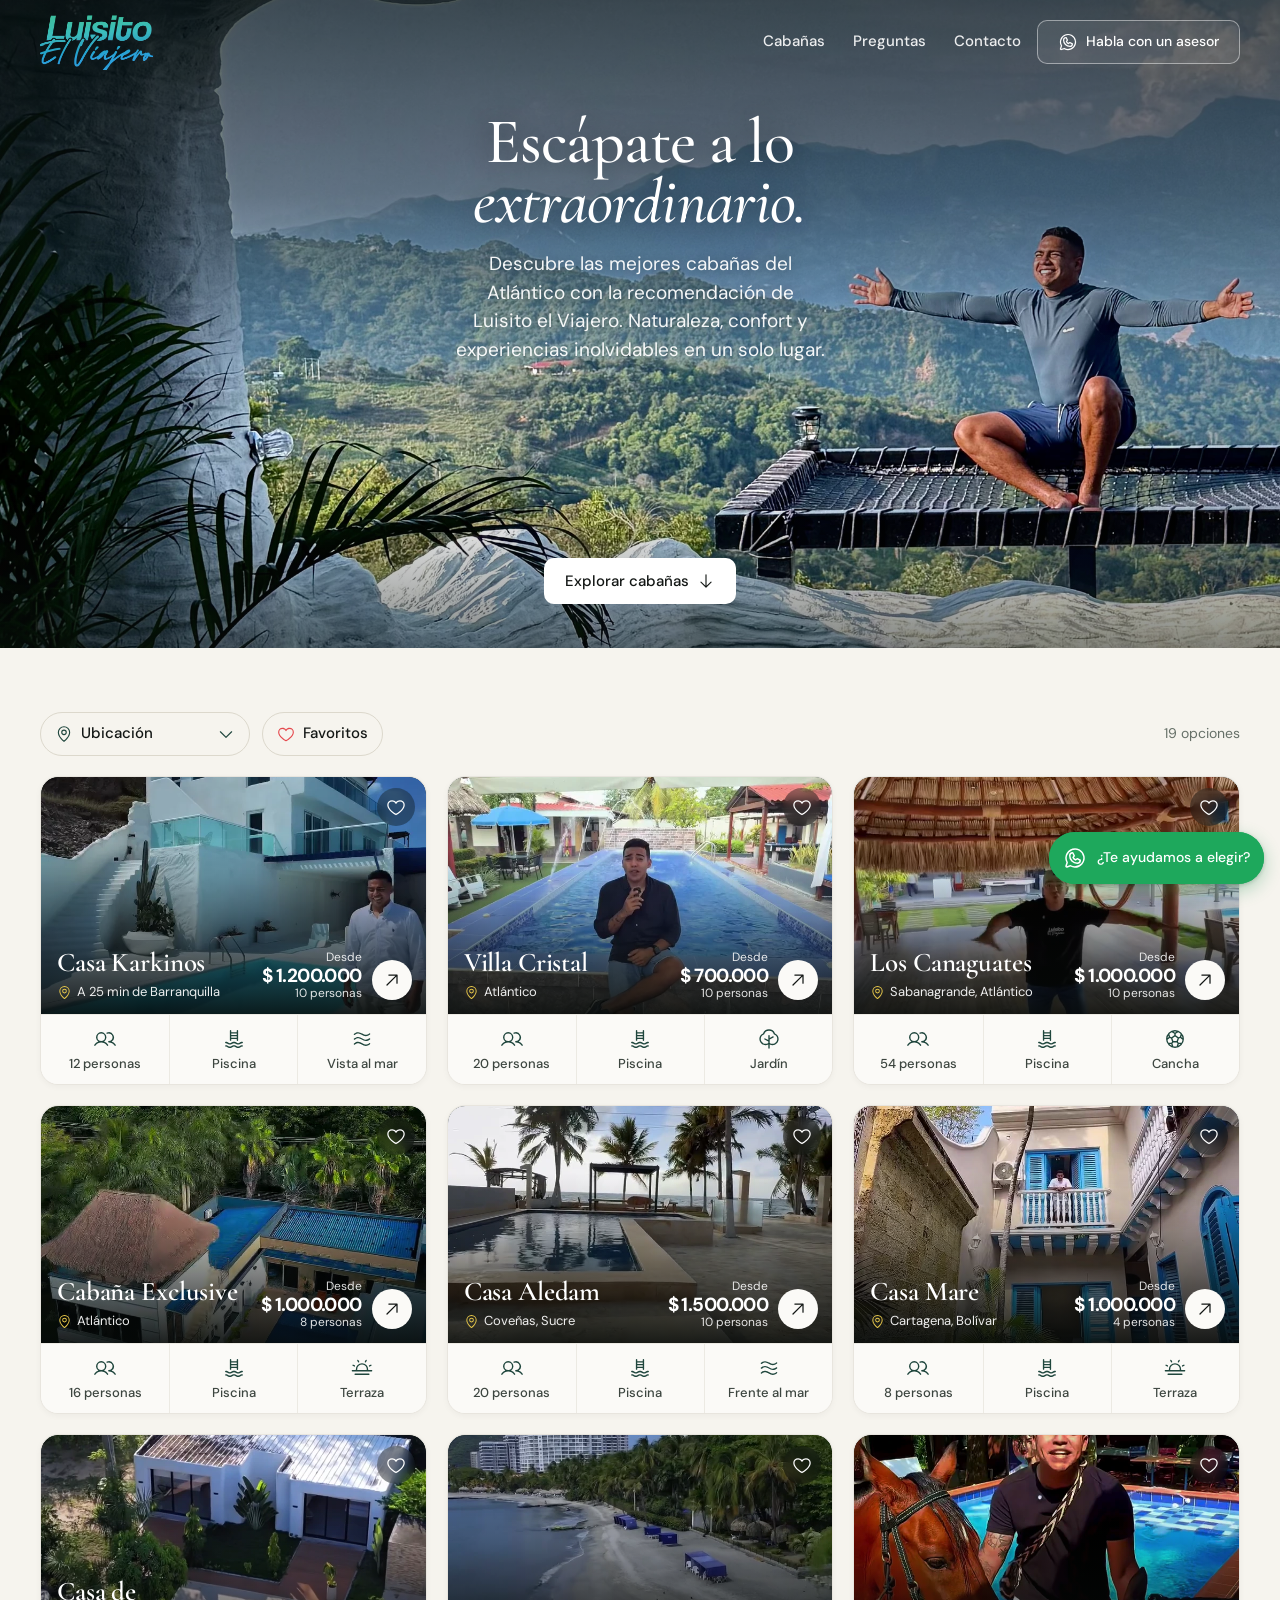
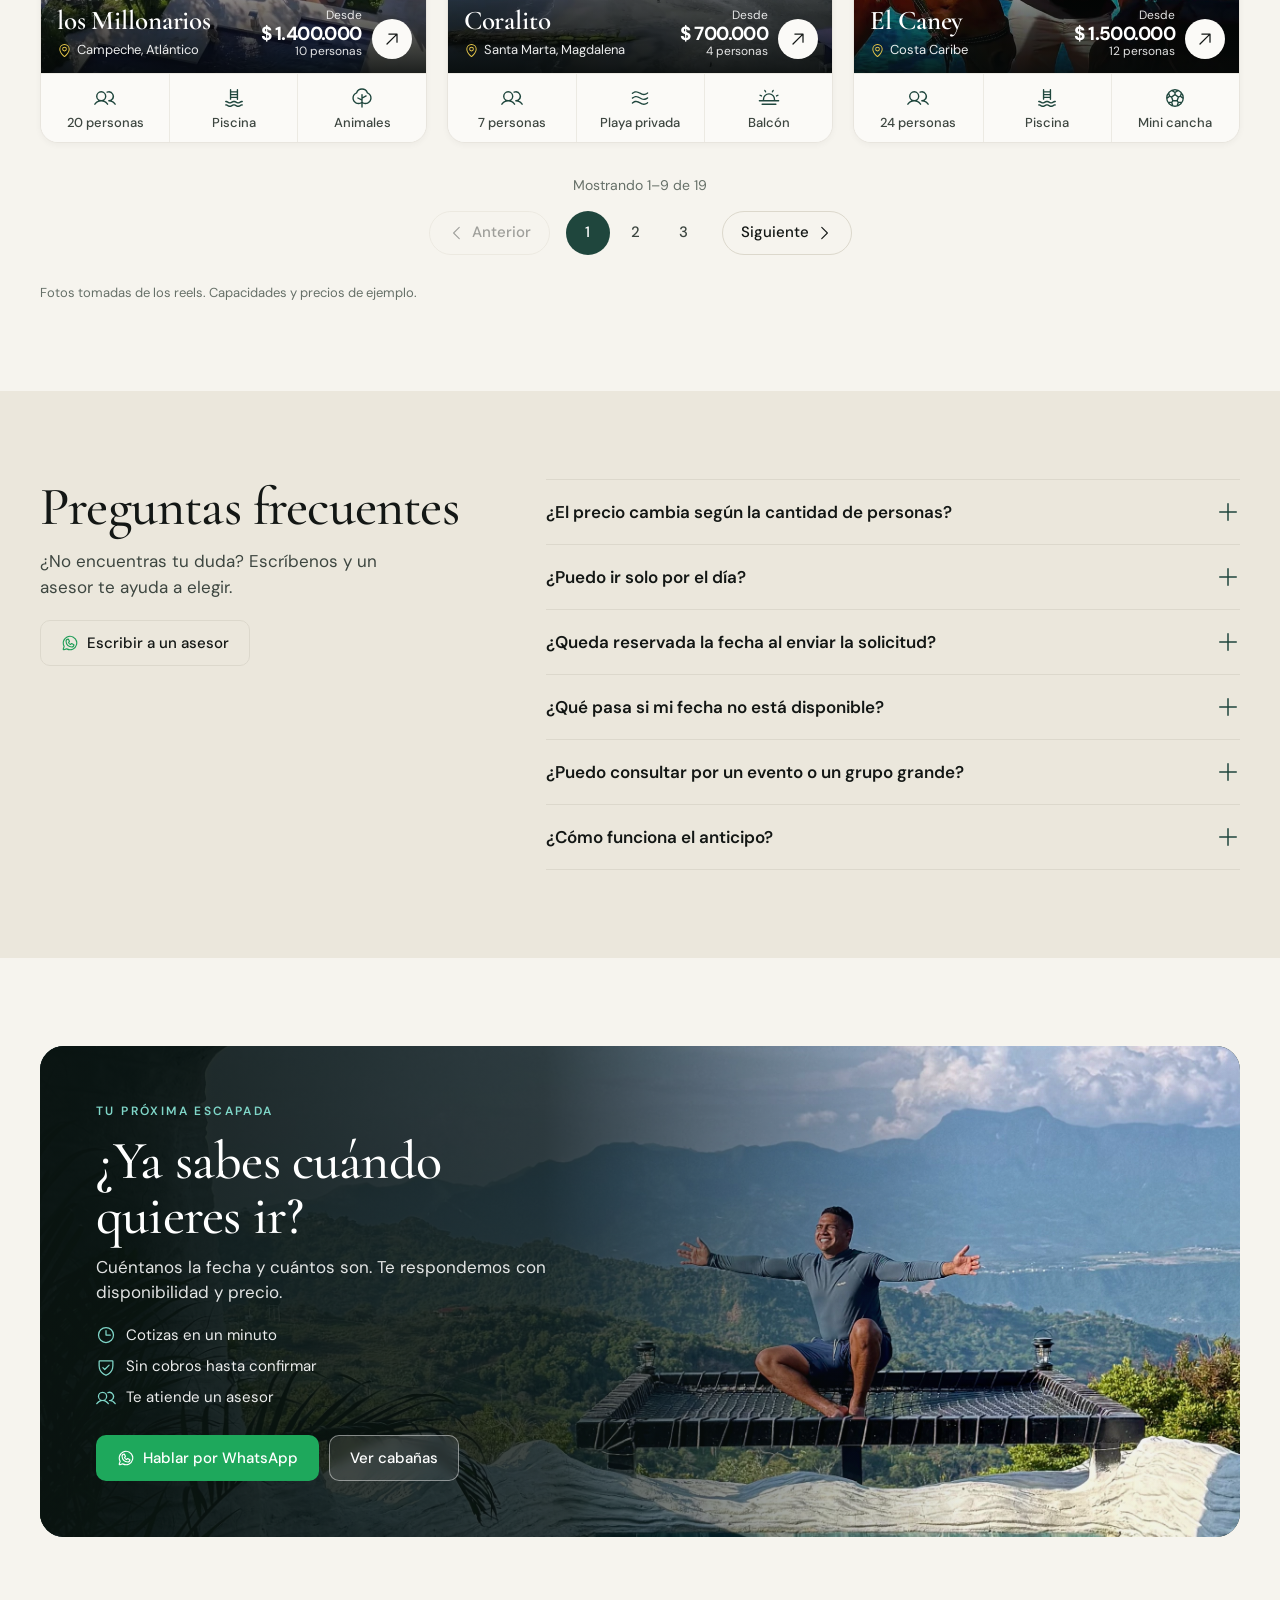
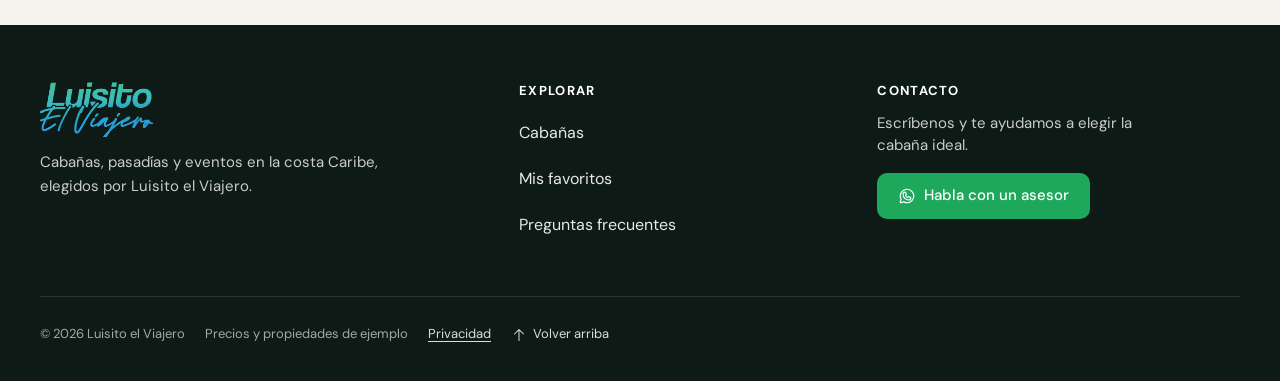
<file: index.html>
<!doctype html>
<html lang="es-CO">
<head>
  <meta charset="utf-8" />
  <meta name="viewport" content="width=device-width, initial-scale=1" />
  <meta name="theme-color" content="#171a18" />
  <meta name="description" content="Descubre cabañas, pasadías y espacios para eventos en la costa Caribe colombiana, seleccionados por Luisito el Viajero." />
  <title>Luisito el Viajero — Cabañas, pasadías y experiencias</title>
  <!-- MODO DEMO: contenido ficticio. Quitar esta línea y actualizar robots.txt al lanzar (ver LANZAMIENTO.md). -->
  <meta name="robots" content="noindex, nofollow" />
  <link rel="preload" href="assets/hero-cabanas.webp" as="image" type="image/webp" media="(min-width: 821px)" />
  <link rel="preload" href="assets/hero-cabanas-mobile.webp" as="image" type="image/webp" media="(max-width: 820px)" />
  <link rel="preload" href="assets/logo.webp" as="image" type="image/webp" />
  <link rel="icon" href="favicon.svg" type="image/svg+xml" />
  <meta property="og:type" content="website" />
  <meta property="og:locale" content="es_CO" />
  <meta property="og:site_name" content="Luisito el Viajero" />
  <meta property="og:title" content="Luisito el Viajero — Cabañas, pasadías y experiencias" />
  <meta property="og:description" content="Cabañas, pasadías y espacios para eventos en la costa Caribe colombiana, seleccionados por Luisito el Viajero." />
  <meta property="og:image" content="assets/hero-cabanas.webp" />
  <meta property="og:image:alt" content="Luisito con los brazos abiertos sobre una red, frente a las montañas, visto desde una piscina bajo un arco de roca" />
  <meta name="twitter:card" content="summary_large_image" />
  <meta name="twitter:title" content="Luisito el Viajero — Cabañas, pasadías y experiencias" />
  <meta name="twitter:description" content="Cabañas, pasadías y espacios para eventos en la costa Caribe colombiana." />
  <meta name="twitter:image" content="assets/hero-cabanas.webp" />
  <link rel="preload" href="assets/fonts/dm-sans-latin.woff2" as="font" type="font/woff2" crossorigin />
  <link rel="preload" href="assets/fonts/cormorant-garamond-latin.woff2" as="font" type="font/woff2" crossorigin />
  <link rel="preload" href="assets/fonts/cormorant-garamond-italic-latin.woff2" as="font" type="font/woff2" crossorigin />
  <link rel="stylesheet" href="styles.css" />
</head>
<body>
  <!-- Iconos: Phosphor Icons (MIT), variante regular, en un solo sprite que usan el HTML y app.js mediante <use>. -->
  <svg class="icon-sprite" aria-hidden="true" focusable="false">
    <symbol id="i-pin" viewBox="0 0 256 256"><path d="M128 64a40 40 0 1 0 40 40a40 40 0 0 0-40-40m0 64a24 24 0 1 1 24-24a24 24 0 0 1-24 24m0-112a88.1 88.1 0 0 0-88 88c0 31.4 14.51 64.68 42 96.25a254.2 254.2 0 0 0 41.45 38.3a8 8 0 0 0 9.18 0a254.2 254.2 0 0 0 41.37-38.3c27.45-31.57 42-64.85 42-96.25a88.1 88.1 0 0 0-88-88m0 206c-16.53-13-72-60.75-72-118a72 72 0 0 1 144 0c0 57.23-55.47 105-72 118"/></symbol>
    <symbol id="i-users" viewBox="0 0 256 256"><path d="M117.25 157.92a60 60 0 1 0-66.5 0a95.83 95.83 0 0 0-47.22 37.71a8 8 0 1 0 13.4 8.74a80 80 0 0 1 134.14 0a8 8 0 0 0 13.4-8.74a95.83 95.83 0 0 0-47.22-37.71M40 108a44 44 0 1 1 44 44a44.05 44.05 0 0 1-44-44m210.14 98.7a8 8 0 0 1-11.07-2.33A79.83 79.83 0 0 0 172 168a8 8 0 0 1 0-16a44 44 0 1 0-16.34-84.87a8 8 0 1 1-5.94-14.85a60 60 0 0 1 55.53 105.64a95.83 95.83 0 0 1 47.22 37.71a8 8 0 0 1-2.33 11.07"/></symbol>
    <symbol id="i-bed" viewBox="0 0 256 256"><path d="M216 72H32V48a8 8 0 0 0-16 0v160a8 8 0 0 0 16 0v-32h208v32a8 8 0 0 0 16 0v-96a40 40 0 0 0-40-40M32 88h72v72H32Zm88 72V88h96a24 24 0 0 1 24 24v48Z"/></symbol>
    <symbol id="i-pool" viewBox="0 0 256 256"><path d="M88 149.39a8 8 0 0 0 8-8V128h64v15.29a8 8 0 0 0 16 0V32a8 8 0 0 0-16 0v16H96V32a8 8 0 0 0-16 0v109.39a8 8 0 0 0 8 8M96 112V96h64v16Zm64-48v16H96V64ZM24 168a8 8 0 0 1 8-8c14.42 0 22.19 5.18 28.44 9.34C66 173.06 70.42 176 80 176s14-2.94 19.56-6.66c6.24-4.16 14-9.34 28.43-9.34s22.2 5.18 28.44 9.34c5.58 3.72 10 6.66 19.57 6.66s14-2.94 19.56-6.66c6.25-4.16 14-9.34 28.44-9.34a8 8 0 0 1 0 16c-9.58 0-14 2.94-19.56 6.66c-6.25 4.16-14 9.34-28.44 9.34s-22.2-5.18-28.44-9.34C142 178.94 137.57 176 128 176s-14 2.94-19.56 6.66c-6.24 4.16-14 9.34-28.43 9.34s-22.19-5.18-28.44-9.34C46 178.94 41.58 176 32 176a8 8 0 0 1-8-8m208 40a8 8 0 0 1-8 8c-9.58 0-14 2.94-19.56 6.66c-6.25 4.16-14 9.34-28.44 9.34s-22.2-5.18-28.44-9.34C142 218.94 137.57 216 128 216s-14 2.94-19.56 6.66c-6.24 4.16-14 9.34-28.43 9.34s-22.19-5.18-28.44-9.34C46 218.94 41.58 216 32 216a8 8 0 0 1 0-16c14.42 0 22.19 5.18 28.44 9.34C66 213.06 70.42 216 80 216s14-2.94 19.56-6.66c6.24-4.16 14-9.34 28.43-9.34s22.2 5.18 28.44 9.34c5.58 3.72 10 6.66 19.57 6.66s14-2.94 19.56-6.66c6.25-4.16 14-9.34 28.44-9.34a8 8 0 0 1 8 8"/></symbol>
    <symbol id="i-waves" viewBox="0 0 256 256"><path d="M222.16 177.25a8 8 0 0 1-1 11.25c-17.36 14.39-32.86 19.5-47 19.5c-18.58 0-34.82-8.82-49.93-17c-25.35-13.76-47.24-25.64-79.07.74a8 8 0 1 1-10.22-12.31c40.17-33.28 70.32-16.92 96.93-2.48c25.35 13.75 47.24 25.63 79.07-.74a8 8 0 0 1 11.22 1.04m-11.27-57c-31.83 26.38-53.72 14.5-79.07.74c-26.61-14.43-56.76-30.79-96.93 2.49a8 8 0 0 0 10.22 12.31c31.83-26.38 53.72-14.5 79.07-.74c15.11 8.19 31.35 17 49.93 17c14.14 0 29.64-5.11 47-19.5a8 8 0 1 0-10.22-12.31ZM45.11 79.8c31.83-26.37 53.72-14.49 79.07-.74c15.11 8.2 31.35 17 49.93 17c14.14 0 29.64-5.12 47-19.5a8 8 0 1 0-10.22-12.31c-31.83 26.38-53.72 14.5-79.07.74c-26.61-14.41-56.76-30.77-96.93 2.51a8 8 0 1 0 10.22 12.3"/></symbol>
    <symbol id="i-calendar" viewBox="0 0 256 256"><path d="M208 32h-24v-8a8 8 0 0 0-16 0v8H88v-8a8 8 0 0 0-16 0v8H48a16 16 0 0 0-16 16v160a16 16 0 0 0 16 16h160a16 16 0 0 0 16-16V48a16 16 0 0 0-16-16M72 48v8a8 8 0 0 0 16 0v-8h80v8a8 8 0 0 0 16 0v-8h24v32H48V48Zm136 160H48V96h160z"/></symbol>
    <symbol id="i-arrow-up-right" viewBox="0 0 256 256"><path d="M200 64v104a8 8 0 0 1-16 0V83.31L69.66 197.66a8 8 0 0 1-11.32-11.32L172.69 72H88a8 8 0 0 1 0-16h104a8 8 0 0 1 8 8"/></symbol>
    <symbol id="i-arrow-up" viewBox="0 0 256 256"><path d="M205.66 117.66a8 8 0 0 1-11.32 0L136 59.31V216a8 8 0 0 1-16 0V59.31l-58.34 58.35a8 8 0 0 1-11.32-11.32l72-72a8 8 0 0 1 11.32 0l72 72a8 8 0 0 1 0 11.32"/></symbol>
    <symbol id="i-arrow-down" viewBox="0 0 256 256"><path d="m205.66 149.66l-72 72a8 8 0 0 1-11.32 0l-72-72a8 8 0 0 1 11.32-11.32L120 196.69V40a8 8 0 0 1 16 0v156.69l58.34-58.35a8 8 0 0 1 11.32 11.32"/></symbol>
    <symbol id="i-check" viewBox="0 0 256 256"><path d="m229.66 77.66l-128 128a8 8 0 0 1-11.32 0l-56-56a8 8 0 0 1 11.32-11.32L96 188.69L218.34 66.34a8 8 0 0 1 11.32 11.32"/></symbol>
    <symbol id="i-trees" viewBox="0 0 256 256"><path d="M198.1 62.59a76 76 0 0 0-140.2 0A71.71 71.71 0 0 0 16 127.8C15.9 166 48 199 86.14 200a72.1 72.1 0 0 0 33.86-7.53V232a8 8 0 0 0 16 0v-39.53a72.2 72.2 0 0 0 32 7.53h1.82c38.18-1 70.29-34 70.18-72.2a71.71 71.71 0 0 0-41.9-65.21M169.45 184A56.08 56.08 0 0 1 136 174v-41l43.58-21.78a8 8 0 1 0-7.16-14.32L136 115.06V88a8 8 0 0 0-16 0v51.06l-36.42-18.22a8 8 0 1 0-7.16 14.32L120 156.94v17a56 56 0 0 1-33.45 10c-29.65-.71-54.63-26.42-54.55-56.1A55.77 55.77 0 0 1 67.11 76a8 8 0 0 0 4.53-4.67a60 60 0 0 1 112.72 0a8 8 0 0 0 4.53 4.67A55.79 55.79 0 0 1 224 127.84c.08 29.68-24.9 55.39-54.55 56.16"/></symbol>
    <symbol id="i-clock" viewBox="0 0 256 256"><path d="M128 24a104 104 0 1 0 104 104A104.11 104.11 0 0 0 128 24m0 192a88 88 0 1 1 88-88a88.1 88.1 0 0 1-88 88m64-88a8 8 0 0 1-8 8h-56a8 8 0 0 1-8-8V72a8 8 0 0 1 16 0v48h48a8 8 0 0 1 8 8"/></symbol>
    <symbol id="i-x" viewBox="0 0 256 256"><path d="M205.66 194.34a8 8 0 0 1-11.32 11.32L128 139.31l-66.34 66.35a8 8 0 0 1-11.32-11.32L116.69 128L50.34 61.66a8 8 0 0 1 11.32-11.32L128 116.69l66.34-66.35a8 8 0 0 1 11.32 11.32L139.31 128Z"/></symbol>
    <symbol id="i-heart" viewBox="0 0 256 256"><path d="M178 40c-20.65 0-38.73 8.88-50 23.89C116.73 48.88 98.65 40 78 40a62.07 62.07 0 0 0-62 62c0 70 103.79 126.66 108.21 129a8 8 0 0 0 7.58 0C136.21 228.66 240 172 240 102a62.07 62.07 0 0 0-62-62m-50 174.8c-18.26-10.64-96-59.11-96-112.8a46.06 46.06 0 0 1 46-46c19.45 0 35.78 10.36 42.6 27a8 8 0 0 0 14.8 0c6.82-16.67 23.15-27 42.6-27a46.06 46.06 0 0 1 46 46c0 53.61-77.76 102.15-96 112.8"/></symbol>
    <symbol id="i-heart-fill" viewBox="0 0 256 256"><path d="M240 102c0 70-103.79 126.66-108.21 129a8 8 0 0 1-7.58 0C119.79 228.66 16 172 16 102a62.07 62.07 0 0 1 62-62c20.65 0 38.73 8.88 50 23.89C139.27 48.88 157.35 40 178 40a62.07 62.07 0 0 1 62 62"/></symbol>
    <symbol id="i-plus" viewBox="0 0 256 256"><path d="M224 128a8 8 0 0 1-8 8h-80v80a8 8 0 0 1-16 0v-80H40a8 8 0 0 1 0-16h80V40a8 8 0 0 1 16 0v80h80a8 8 0 0 1 8 8"/></symbol>
    <symbol id="i-minus" viewBox="0 0 256 256"><path d="M224 128a8 8 0 0 1-8 8H40a8 8 0 0 1 0-16h176a8 8 0 0 1 8 8"/></symbol>
    <symbol id="i-chevron" viewBox="0 0 256 256"><path d="m213.66 101.66l-80 80a8 8 0 0 1-11.32 0l-80-80a8 8 0 0 1 11.32-11.32L128 164.69l74.34-74.35a8 8 0 0 1 11.32 11.32"/></symbol>
    <symbol id="i-play" viewBox="0 0 256 256"><path d="M240 128a15.74 15.74 0 0 1-7.6 13.51L88.32 229.65a16 16 0 0 1-16.2.3A15.86 15.86 0 0 1 64 216.13V39.87a15.86 15.86 0 0 1 8.12-13.82a16 16 0 0 1 16.2.3l144.08 88.14A15.74 15.74 0 0 1 240 128"/></symbol>
    <symbol id="i-volume" viewBox="0 0 256 256"><path d="M155.51 24.81a8 8 0 0 0-8.42.88L77.25 80H32a16 16 0 0 0-16 16v64a16 16 0 0 0 16 16h45.25l69.84 54.31A8 8 0 0 0 160 224V32a8 8 0 0 0-4.49-7.19M32 96h40v64H32Zm112 111.64l-56-43.55V91.91l56-43.55Zm54-106.08a40 40 0 0 1 0 52.88a8 8 0 0 1-12-10.58a24 24 0 0 0 0-31.72a8 8 0 0 1 12-10.58M248 128a79.9 79.9 0 0 1-20.37 53.34a8 8 0 0 1-11.92-10.67a64 64 0 0 0 0-85.33a8 8 0 1 1 11.92-10.67A79.83 79.83 0 0 1 248 128"/></symbol>
    <symbol id="i-volume-off" viewBox="0 0 256 256"><path d="M53.92 34.62a8 8 0 1 0-11.84 10.76L73.55 80H32a16 16 0 0 0-16 16v64a16 16 0 0 0 16 16h45.25l69.84 54.31A8 8 0 0 0 160 224v-48.91l42.08 46.29a8 8 0 1 0 11.84-10.76ZM32 96h40v64H32Zm112 111.64l-56-43.55v-68.2l56 61.6Zm42-63.77a24 24 0 0 0 0-31.72a8 8 0 1 1 12-10.57a40 40 0 0 1 0 52.88a8 8 0 0 1-12-10.59m-80.16-76a8 8 0 0 1 1.4-11.23l39.85-31A8 8 0 0 1 160 32v74.83a8 8 0 0 1-16 0V48.36l-26.94 21a8 8 0 0 1-11.22-1.45ZM248 128a79.9 79.9 0 0 1-20.37 53.34a8 8 0 0 1-11.92-10.67a64 64 0 0 0 0-85.33a8 8 0 1 1 11.92-10.67A79.83 79.83 0 0 1 248 128"/></symbol>
    <symbol id="i-pause" viewBox="0 0 256 256"><path d="M200 32h-40a16 16 0 0 0-16 16v160a16 16 0 0 0 16 16h40a16 16 0 0 0 16-16V48a16 16 0 0 0-16-16m0 176h-40V48h40ZM96 32H56a16 16 0 0 0-16 16v160a16 16 0 0 0 16 16h40a16 16 0 0 0 16-16V48a16 16 0 0 0-16-16m0 176H56V48h40Z"/></symbol>
    <symbol id="i-caret-left" viewBox="0 0 256 256"><path d="M165.66 202.34a8 8 0 0 1-11.32 11.32l-80-80a8 8 0 0 1 0-11.32l80-80a8 8 0 0 1 11.32 11.32L91.31 128Z"/></symbol>
    <symbol id="i-caret-right" viewBox="0 0 256 256"><path d="m181.66 133.66l-80 80a8 8 0 0 1-11.32-11.32L164.69 128L90.34 53.66a8 8 0 0 1 11.32-11.32l80 80a8 8 0 0 1 0 11.32"/></symbol>
    <symbol id="i-car" viewBox="0 0 256 256"><path d="M240 104h-10.8l-27.78-62.5A16 16 0 0 0 186.8 32H69.2a16 16 0 0 0-14.62 9.5L26.8 104H16a8 8 0 0 0 0 16h8v80a16 16 0 0 0 16 16h24a16 16 0 0 0 16-16v-16h96v16a16 16 0 0 0 16 16h24a16 16 0 0 0 16-16v-80h8a8 8 0 0 0 0-16M69.2 48h117.6l24.89 56H44.31ZM64 200H40v-16h24Zm128 0v-16h24v16Zm24-32H40v-48h176ZM56 144a8 8 0 0 1 8-8h16a8 8 0 0 1 0 16H64a8 8 0 0 1-8-8m112 0a8 8 0 0 1 8-8h16a8 8 0 0 1 0 16h-16a8 8 0 0 1-8-8"/></symbol>
    <symbol id="i-wifi" viewBox="0 0 256 256"><path d="M140 204a12 12 0 1 1-12-12a12 12 0 0 1 12 12m97.08-117a172 172 0 0 0-218.16 0a8 8 0 0 0 10.16 12.37a156 156 0 0 1 197.84 0A8 8 0 0 0 237.08 87M205 122.77a124 124 0 0 0-153.94 0A8 8 0 0 0 61 135.31a108 108 0 0 1 134.06 0a8 8 0 0 0 11.24-1.3a8 8 0 0 0-1.3-11.24m-32.26 35.76a76.05 76.05 0 0 0-89.42 0a8 8 0 0 0 9.42 12.94a60 60 0 0 1 70.58 0a8 8 0 1 0 9.42-12.94"/></symbol>
    <symbol id="i-snow" viewBox="0 0 256 256"><path d="M223.77 150.09a8 8 0 0 1-5.86 9.68l-24.64 6l6.46 24.11a8 8 0 0 1-5.66 9.8a8.3 8.3 0 0 1-2.07.32a8 8 0 0 1-7.72-5.93l-7.72-28.8L136 141.86v46.83l21.66 21.65a8 8 0 0 1-11.32 11.32L128 203.31l-18.34 18.35a8 8 0 0 1-11.32-11.32L120 188.69v-46.83l-40.55 23.41l-7.72 28.8A8 8 0 0 1 64 200a8.3 8.3 0 0 1-2.08-.27a8 8 0 0 1-5.66-9.8l6.46-24.11l-24.64-6a8 8 0 0 1 3.82-15.54l29.45 7.23L112 128l-40.64-23.46l-29.45 7.23A8 8 0 0 1 40 112a8 8 0 0 1-1.91-15.77l24.64-6l-6.46-24.16a8 8 0 0 1 15.46-4.14l7.72 28.8L120 114.14V67.31L98.34 45.66a8 8 0 0 1 11.32-11.32L128 52.69l18.34-18.35a8 8 0 0 1 11.32 11.32L136 67.31v46.83l40.55-23.41l7.72-28.8a8 8 0 0 1 15.46 4.14l-6.46 24.11l24.64 6A8 8 0 0 1 216 112a8 8 0 0 1-1.91-.23l-29.45-7.23L144 128l40.64 23.46l29.45-7.23a8 8 0 0 1 9.68 5.86"/></symbol>
    <symbol id="i-sun" viewBox="0 0 256 256"><path d="M120 40V16a8 8 0 0 1 16 0v24a8 8 0 0 1-16 0m72 88a64 64 0 1 1-64-64a64.07 64.07 0 0 1 64 64m-16 0a48 48 0 1 0-48 48a48.05 48.05 0 0 0 48-48M58.34 69.66a8 8 0 0 0 11.32-11.32l-16-16a8 8 0 0 0-11.32 11.32Zm0 116.68l-16 16a8 8 0 0 0 11.32 11.32l16-16a8 8 0 0 0-11.32-11.32M192 72a8 8 0 0 0 5.66-2.34l16-16a8 8 0 0 0-11.32-11.32l-16 16A8 8 0 0 0 192 72m5.66 114.34a8 8 0 0 0-11.32 11.32l16 16a8 8 0 0 0 11.32-11.32ZM48 128a8 8 0 0 0-8-8H16a8 8 0 0 0 0 16h24a8 8 0 0 0 8-8m80 80a8 8 0 0 0-8 8v24a8 8 0 0 0 16 0v-24a8 8 0 0 0-8-8m112-88h-24a8 8 0 0 0 0 16h24a8 8 0 0 0 0-16"/></symbol>
    <symbol id="i-sunset" viewBox="0 0 256 256"><path d="M240 152h-40.45a74 74 0 0 0 .45-8a72 72 0 0 0-144 0a74 74 0 0 0 .45 8H16a8 8 0 0 0 0 16h224a8 8 0 0 0 0-16m-168-8a56 56 0 1 1 111.41 8H72.59a56 56 0 0 1-.59-8m144 56a8 8 0 0 1-8 8H48a8 8 0 0 1 0-16h160a8 8 0 0 1 8 8M72.84 43.58a8 8 0 0 1 14.32-7.16l8 16a8 8 0 0 1-14.32 7.16Zm-56 48.84a8 8 0 0 1 10.74-3.57l16 8a8 8 0 0 1-7.16 14.31l-16-8a8 8 0 0 1-3.58-10.74m192 15.16a8 8 0 0 1 3.58-10.73l16-8a8 8 0 1 1 7.16 14.31l-16 8a8 8 0 0 1-10.74-3.58m-48-55.16l8-16a8 8 0 0 1 14.32 7.16l-8 16a8 8 0 1 1-14.32-7.16"/></symbol>
    <symbol id="i-flame" viewBox="0 0 256 256"><path d="M183.89 153.34a57.6 57.6 0 0 1-46.56 46.55a9 9 0 0 1-1.33.11a8 8 0 0 1-1.32-15.89c16.57-2.79 30.63-16.85 33.44-33.45a8 8 0 0 1 15.78 2.68ZM216 144a88 88 0 0 1-176 0c0-27.92 11-56.47 32.66-84.85a8 8 0 0 1 11.93-.89l24.12 23.41l22-60.41a8 8 0 0 1 12.63-3.41C165.21 36 216 84.55 216 144m-16 0c0-46.09-35.79-85.92-58.21-106.33l-22.27 61.07a8 8 0 0 1-13.09 3L80.06 76.16C64.09 99.21 56 122 56 144a72 72 0 0 0 144 0"/></symbol>
    <symbol id="i-gamepad" viewBox="0 0 256 256"><path d="M176 112h-24a8 8 0 0 1 0-16h24a8 8 0 0 1 0 16m-72-16h-8v-8a8 8 0 0 0-16 0v8h-8a8 8 0 0 0 0 16h8v8a8 8 0 0 0 16 0v-8h8a8 8 0 0 0 0-16m137.48 104.65a36 36 0 0 1-54.94 4.81c-.12-.12-.24-.24-.35-.37L146.48 160h-37l-39.67 45.09l-.35.37A36.08 36.08 0 0 1 44 216a36 36 0 0 1-35.44-42.25a.7.7 0 0 1 0-.14l16.37-84.09A59.88 59.88 0 0 1 83.89 40H172a60.08 60.08 0 0 1 59 49.25v.18l16.37 84.17a.7.7 0 0 1 0 .14a35.74 35.74 0 0 1-5.89 26.91M172 144a44 44 0 0 0 0-88H83.89a43.9 43.9 0 0 0-43.21 36.37v.13L24.3 176.59A20 20 0 0 0 58 194.3l41.92-47.59a8 8 0 0 1 6-2.71Zm59.7 32.59l-8.74-45A60 60 0 0 1 172 160h-4.2l30.2 34.31a20.09 20.09 0 0 0 17.46 5.39a20 20 0 0 0 16.23-23.11Z"/></symbol>
    <symbol id="i-palm" viewBox="0 0 256 256"><path d="M237.79 53.23a66.86 66.86 0 0 0-97.74 0a72.2 72.2 0 0 0-12.05 17a72.2 72.2 0 0 0-12-17a66.86 66.86 0 0 0-97.74 0a8 8 0 0 0 2.6 12.85L77 90.55a71.42 71.42 0 0 0-43.36 33.21a70.64 70.64 0 0 0-7.2 54.32A8 8 0 0 0 39 182.36l81-61.68V224a8 8 0 0 0 16 0V120.68l81 61.68a8 8 0 0 0 12.57-4.28a70.64 70.64 0 0 0-7.2-54.32A71.42 71.42 0 0 0 179 90.55l56.22-24.47a8 8 0 0 0 2.6-12.85ZM67.08 48a51.13 51.13 0 0 1 37.28 16.26a56.53 56.53 0 0 1 14.26 26.93L39 56.53A50.5 50.5 0 0 1 67.08 48M40 161.5a54.8 54.8 0 0 1 7.47-29.7a55.55 55.55 0 0 1 34-25.89A56.5 56.5 0 0 1 96.1 104a55.8 55.8 0 0 1 16.23 2.41Zm168.5-29.7a54.8 54.8 0 0 1 7.5 29.7l-72.3-55.1a56.3 56.3 0 0 1 64.83 25.4Zm-71.12-40.61a56.53 56.53 0 0 1 14.26-26.93A51.13 51.13 0 0 1 188.92 48A50.5 50.5 0 0 1 217 56.53Z"/></symbol>
    <symbol id="i-pot" viewBox="0 0 256 256"><path d="M88 48V16a8 8 0 0 1 16 0v32a8 8 0 0 1-16 0m40 8a8 8 0 0 0 8-8V16a8 8 0 0 0-16 0v32a8 8 0 0 0 8 8m32 0a8 8 0 0 0 8-8V16a8 8 0 0 0-16 0v32a8 8 0 0 0 8 8m92.8 46.4L224 124v60a32 32 0 0 1-32 32H64a32 32 0 0 1-32-32v-60L3.2 102.4a8 8 0 0 1 9.6-12.8L32 104V80a8 8 0 0 1 8-8h176a8 8 0 0 1 8 8v24l19.2-14.4a8 8 0 0 1 9.6 12.8M208 88H48v96a16 16 0 0 0 16 16h128a16 16 0 0 0 16-16Z"/></symbol>
    <symbol id="i-goal" viewBox="0 0 256 256"><path d="M128 24a104 104 0 1 0 104 104A104.11 104.11 0 0 0 128 24m76.52 147.42H170.9l-9.26-12.76l12.63-36.78l15-4.89l26.24 20.13a87.4 87.4 0 0 1-10.99 34.3m-164-34.3L66.71 117l15 4.89l12.63 36.78l-9.24 12.75H51.48a87.4 87.4 0 0 1-11.01-34.3Zm10-50.64l5.51 18.6l-15.32 11.69a87.3 87.3 0 0 1 9.72-30.29ZM109 152l-11.46-33.35L128 97.71l30.46 20.94L147 152Zm91.07-46.92l5.51-18.6a87.3 87.3 0 0 1 9.72 30.29Zm-6.2-35.38l-9.51 32.08l-15.07 4.89L136 83.79V68.21l29.09-20a88.6 88.6 0 0 1 28.77 21.49Zm-47.8-27.83L128 54.29l-18.07-12.42a88.2 88.2 0 0 1 36.14 0m-55.16 6.34l29.09 20v15.58l-33.28 22.88l-15.07-4.89l-9.51-32.08a88.6 88.6 0 0 1 28.77-21.49M63.15 187.42h20.37l7.17 20.27a88.4 88.4 0 0 1-27.54-20.27M110 214.13l-11.88-33.42l9.23-12.71h41.3l9.23 12.71l-11.83 33.42a88 88 0 0 1-36.1 0Zm55.36-6.44l7.17-20.27h20.37a88.4 88.4 0 0 1-27.59 20.27Z"/></symbol>
    <symbol id="i-speaker" viewBox="0 0 256 256"><path d="M155.51 24.81a8 8 0 0 0-8.42.88L77.25 80H32a16 16 0 0 0-16 16v64a16 16 0 0 0 16 16h45.25l69.84 54.31A8 8 0 0 0 160 224V32a8 8 0 0 0-4.49-7.19M32 96h40v64H32Zm112 111.64l-56-43.55V91.91l56-43.55Zm54-106.08a40 40 0 0 1 0 52.88a8 8 0 0 1-12-10.58a24 24 0 0 0 0-31.72a8 8 0 0 1 12-10.58M248 128a79.9 79.9 0 0 1-20.37 53.34a8 8 0 0 1-11.92-10.67a64 64 0 0 0 0-85.33a8 8 0 1 1 11.92-10.67A79.83 79.83 0 0 1 248 128"/></symbol>
    <symbol id="i-tent" viewBox="0 0 256 256"><path d="m255.31 188.75l-64-144A8 8 0 0 0 184 40H72a8 8 0 0 0-7.27 4.69a.2.2 0 0 0 0 .06v.12L.69 188.75A8 8 0 0 0 8 200h240a8 8 0 0 0 7.31-11.25M64 184H20.31L64 85.7Zm16 0V85.7l43.69 98.3Zm61.2 0L84.31 56h94.49l56.89 128Z"/></symbol>
    <symbol id="i-tub" viewBox="0 0 256 256"><path d="M240 96h-32a8 8 0 0 0-8-8h-64a8 8 0 0 0-8 8H64V52a12 12 0 0 1 12-12a12.44 12.44 0 0 1 12.16 9.59a8 8 0 0 0 15.68-3.18A28.32 28.32 0 0 0 76 24a28 28 0 0 0-28 28v44H16a8 8 0 0 0-8 8v40a56.06 56.06 0 0 0 56 56v16a8 8 0 0 0 16 0v-16h96v16a8 8 0 0 0 16 0v-16a56.06 56.06 0 0 0 56-56v-40a8 8 0 0 0-8-8m-48 8v32h-48v-32Zm40 40a40 40 0 0 1-40 40H64a40 40 0 0 1-40-40v-32h104v32a8 8 0 0 0 8 8h64a8 8 0 0 0 8-8v-32h24Z"/></symbol>
    <symbol id="i-utensils" viewBox="0 0 256 256"><path d="M72 88V40a8 8 0 0 1 16 0v48a8 8 0 0 1-16 0m144-48v184a8 8 0 0 1-16 0v-48h-48a8 8 0 0 1-8-8a268.8 268.8 0 0 1 7.22-56.88c9.78-40.49 28.32-67.63 53.63-78.47A8 8 0 0 1 216 40m-16 13.9c-32.17 24.57-38.47 84.42-39.7 106.1H200Zm-80.11-15.21a8 8 0 1 0-15.78 2.63L112 88.63a32 32 0 0 1-64 0l7.88-47.31a8 8 0 1 0-15.78-2.63l-8 48A8 8 0 0 0 32 88a48.07 48.07 0 0 0 40 47.32V224a8 8 0 0 0 16 0v-88.68A48.07 48.07 0 0 0 128 88a8 8 0 0 0-.11-1.31Z"/></symbol>
    <symbol id="i-billiard" viewBox="0 0 256 256"><path d="M128 24a104 104 0 1 0 104 104A104.11 104.11 0 0 0 128 24m0 192a88 88 0 1 1 88-88a88.1 88.1 0 0 1-88 88m21.81-92.61a32 32 0 1 0-43.62 0a36 36 0 1 0 43.62 0M112 100a16 16 0 1 1 16 16a16 16 0 0 1-16-16m16 72a20 20 0 1 1 20-20a20 20 0 0 1-20 20"/></symbol>
    <symbol id="i-shield" viewBox="0 0 256 256"><path d="M208 40H48a16 16 0 0 0-16 16v56c0 52.72 25.52 84.67 46.93 102.19c23.06 18.86 46 25.26 47 25.53a8 8 0 0 0 4.2 0c1-.27 23.91-6.67 47-25.53C198.48 196.67 224 164.72 224 112V56a16 16 0 0 0-16-16m0 72c0 37.07-13.66 67.16-40.6 89.42a129.3 129.3 0 0 1-39.4 22.2a128.3 128.3 0 0 1-38.92-21.81C61.82 179.51 48 149.3 48 112V56h160ZM82.34 141.66a8 8 0 0 1 11.32-11.32L112 148.69l50.34-50.35a8 8 0 0 1 11.32 11.32l-56 56a8 8 0 0 1-11.32 0Z"/></symbol>
    <symbol id="i-horse" viewBox="0 0 256 256"><path d="M136 100a12 12 0 1 1-12-12a12 12 0 0 1 12 12m96 29.48A104.29 104.29 0 0 1 130.1 232h-2.17a103.32 103.32 0 0 1-69.26-26a8 8 0 1 1 10.67-12a84.7 84.7 0 0 0 20.1 13.37L116 170.84c-22.78-9.83-47.47-5.65-61.4-3.29a31.84 31.84 0 0 1-31.3-12.83l-.3-.43l-13.78-22a8 8 0 0 1 2.59-11.05L112 59.53V32a8 8 0 0 1 8-8h8a104 104 0 0 1 104 105.48m-16-.22A88 88 0 0 0 128 40v24a8 8 0 0 1-3.81 6.81l-97.13 59.78l9.36 15A15.92 15.92 0 0 0 52 151.77c16-2.7 48.77-8.24 78.07 8.18A40.06 40.06 0 0 0 168 120a8 8 0 0 1 16 0a56.07 56.07 0 0 1-51.8 55.83l-27.11 37.28a91 91 0 0 0 24.69 2.89A88.29 88.29 0 0 0 216 129.26"/></symbol>
    <symbol id="i-moto" viewBox="0 0 256 256"><path d="M216 120a41 41 0 0 0-6.6.55l-5.82-15.14A55.6 55.6 0 0 1 216 104a8 8 0 0 0 0-16h-19.12l-13.41-34.87A8 8 0 0 0 176 48h-32a8 8 0 0 0 0 16h26.51l9.23 24H152c-18.5 0-33.5 4.31-43.37 12.46a16 16 0 0 1-16.76 2.07c-10.58-4.81-60.74-25.2-65.16-26.93L21 73.36A17.7 17.7 0 0 0 16 72a8 8 0 0 0-2.87 15.46c.46.18 47.19 18.3 72.13 29.63a32.15 32.15 0 0 0 33.56-4.29c4.86-4 14.57-8.8 33.19-8.8h18.82a71.74 71.74 0 0 0-24.17 36.59A15.86 15.86 0 0 1 131.32 152H79.2a40 40 0 1 0 0 16h52.12a31.91 31.91 0 0 0 30.74-23.1a56 56 0 0 1 26.59-33.72l5.82 15.13A40 40 0 1 0 216 120M40 168h22.62a24 24 0 1 1 0-16H40a8 8 0 0 0 0 16m176 16a24 24 0 0 1-15.58-42.23l8.11 21.1a8 8 0 1 0 14.94-5.74L215.35 136h.65a24 24 0 0 1 0 48"/></symbol>
    <symbol id="i-send" viewBox="0 0 256 256"><path d="M231.4 44.34v.15l-58.2 191.94a15.88 15.88 0 0 1-14 11.51q-.69.06-1.38.06a15.86 15.86 0 0 1-14.42-9.15l-36.4-74.7a4 4 0 0 1 .77-4.58l57.92-57.92a8 8 0 0 0-11.31-11.31l-57.95 57.92a4 4 0 0 1-4.58.77l-74.77-36.39a16 16 0 0 1 2.49-29.8l191.94-58.2h.15a16 16 0 0 1 19.74 19.7"/></symbol>
    <symbol id="i-checks" viewBox="0 0 256 256"><path d="m149.61 85.71l-89.6 88a8 8 0 0 1-11.22 0L10.39 136a8 8 0 1 1 11.22-11.41l32.79 32.2l84-82.5a8 8 0 1 1 11.22 11.42Zm96.1-11.32a8 8 0 0 0-11.32-.1l-84 82.5l-18.83-18.5a8 8 0 0 0-11.21 11.42l24.43 24a8 8 0 0 0 11.22 0l89.6-88a8 8 0 0 0 .11-11.32"/></symbol>
    <symbol id="i-reset" viewBox="0 0 256 256"><path d="M224 128a96 96 0 0 1-94.71 96H128a95.38 95.38 0 0 1-65.9-26.2a8 8 0 0 1 11-11.63a80 80 0 1 0-1.67-114.78a3 3 0 0 1-.26.25L44.59 96H72a8 8 0 0 1 0 16H24a8 8 0 0 1-8-8V56a8 8 0 0 1 16 0v29.8L60.25 60A96 96 0 0 1 224 128"/></symbol>
    <symbol id="i-whatsapp" viewBox="0 0 256 256"><path d="m187.58 144.84l-32-16a8 8 0 0 0-8 .5l-14.69 9.8a40.55 40.55 0 0 1-16-16l9.8-14.69a8 8 0 0 0 .5-8l-16-32A8 8 0 0 0 104 64a40 40 0 0 0-40 40a88.1 88.1 0 0 0 88 88a40 40 0 0 0 40-40a8 8 0 0 0-4.42-7.16M152 176a72.08 72.08 0 0 1-72-72a24 24 0 0 1 19.29-23.54l11.48 23L101 118a8 8 0 0 0-.73 7.51a56.47 56.47 0 0 0 30.15 30.15A8 8 0 0 0 138 155l14.61-9.74l23 11.48A24 24 0 0 1 152 176M128 24a104 104 0 0 0-91.82 152.88l-11.35 34.05a16 16 0 0 0 20.24 20.24l34.05-11.35A104 104 0 1 0 128 24m0 192a87.87 87.87 0 0 1-44.06-11.81a8 8 0 0 0-6.54-.67L40 216l12.47-37.4a8 8 0 0 0-.66-6.54A88 88 0 1 1 128 216"/></symbol>
    <symbol id="i-couch" viewBox="0 0 256 256"><path d="M240 106.17V72a16 16 0 0 0-16-16H32a16 16 0 0 0-16 16v34.17A16 16 0 0 0 8 120v48a16 16 0 0 0 16 16h8v16a8 8 0 0 0 16 0v-16h160v16a8 8 0 0 0 16 0v-16h8a16 16 0 0 0 16-16v-48a16 16 0 0 0-8-13.83M224 104h-8a16 16 0 0 0-16 16v16h-64V72h88ZM120 72v64H56v-16a16 16 0 0 0-16-16h-8V72Zm112 96H24v-48h16v24a8 8 0 0 0 8 8h160a8 8 0 0 0 8-8v-24h16Z"/></symbol>
    <symbol id="i-tv" viewBox="0 0 256 256"><path d="M216 64h-68.69l34.35-34.34a8 8 0 1 0-11.32-11.32L128 60.69L85.66 18.34a8 8 0 0 0-11.32 11.32L108.69 64H40a16 16 0 0 0-16 16v120a16 16 0 0 0 16 16h176a16 16 0 0 0 16-16V80a16 16 0 0 0-16-16M40 80h104v120H40Zm176 120h-56V80h56zm-16-84a12 12 0 1 1-12-12a12 12 0 0 1 12 12m0 48a12 12 0 1 1-12-12a12 12 0 0 1 12 12"/></symbol>
    <symbol id="i-user" viewBox="0 0 256 256"><path d="M230.92 212c-15.23-26.33-38.7-45.21-66.09-54.16a72 72 0 1 0-73.66 0c-27.39 8.94-50.86 27.82-66.09 54.16a8 8 0 1 0 13.85 8c18.84-32.56 52.14-52 89.07-52s70.23 19.44 89.07 52a8 8 0 1 0 13.85-8M72 96a56 56 0 1 1 56 56a56.06 56.06 0 0 1-56-56"/></symbol>
  </svg>

  <header class="site-header" id="inicio">
    <a class="brand" href="#inicio" aria-label="Luisito el Viajero, inicio">
      <img class="brand-logo" src="assets/logo.webp" alt="Luisito el Viajero" width="440" height="218" />
    </a>
    <nav class="main-nav" id="mainNav" aria-label="Navegación principal">
      <a href="#cabanas">Cabañas</a>
      <a href="#preguntas">Preguntas</a>
      <a href="#contacto">Contacto</a>
      <button class="button button-light nav-cta" type="button" data-action="contact"><svg class="icon" aria-hidden="true"><use href="#i-whatsapp"/></svg> Habla con un asesor</button>
    </nav>
    <button class="header-cta" type="button" data-action="contact" aria-label="Cotizar con un asesor"><svg class="icon" aria-hidden="true"><use href="#i-whatsapp"/></svg><span class="cta-long">Habla con un asesor</span><span class="cta-short">Cotizar</span></button>
    <button class="menu-toggle" id="menuToggle" type="button" aria-label="Abrir menú" aria-expanded="false" aria-controls="mainNav"><span></span><span></span></button>
    <div class="scroll-progress" aria-hidden="true"></div>
  </header>

  <main>
    <section class="hero" aria-labelledby="heroTitle">
      <div class="hero-image" aria-hidden="true"></div>
      <div class="hero-shade" aria-hidden="true"></div>
      <div class="hero-content wrap">
        <div class="hero-text">
          <h1 id="heroTitle">Escápate a&nbsp;lo <em>extraordinario.</em></h1>
          <p class="hero-copy">Descubre las mejores cabañas del Atlántico con la recomendación de Luisito el Viajero.<span class="hero-copy-more"> Naturaleza, confort y experiencias inolvidables en un solo lugar.</span></p>
        </div>
        <div class="hero-actions">
          <a class="button button-light" href="#cabanas">Explorar cabañas <svg class="icon icon-arrow" aria-hidden="true"><use href="#i-arrow-down"/></svg></a>
        </div>
      </div>
    </section>

    <section class="section catalog-section" id="cabanas" aria-labelledby="catalogTitle">
      <div class="wrap">
        <h2 class="sr-only" id="catalogTitle">Cabañas y espacios disponibles</h2>
        <div class="catalog-toolbar reveal">
          <div class="loc-filter" id="locFilter">
            <button type="button" class="loc-button" id="locButton" aria-haspopup="listbox" aria-expanded="false" aria-controls="locMenu">
              <svg class="icon" aria-hidden="true"><use href="#i-pin"/></svg>
              <span class="loc-label" id="locLabel">Ubicación</span>
              <svg class="icon icon-chevron" aria-hidden="true"><use href="#i-chevron"/></svg>
            </button>
            <div class="loc-menu" id="locMenu" role="listbox" aria-label="Filtrar por ubicación"></div>
          </div>
          <button type="button" class="fav-toggle" id="favToggle" data-action="toggle-favorites" aria-pressed="false" aria-label="Ver mis favoritos"><svg class="icon" aria-hidden="true"><use href="#i-heart"/></svg><span class="fav-label">Favoritos</span><span class="fav-count" id="favCount" hidden>0</span></button>
          <p class="result-count" id="resultCount" aria-live="polite"></p>
        </div>
        <div class="property-grid" id="propertyGrid" aria-live="polite"></div>
        <nav class="pager" id="pager" aria-label="Paginación del catálogo" hidden></nav>
        <p class="catalog-note">Fotos tomadas de los reels. Capacidades y precios de ejemplo.</p>
      </div>
    </section>

    <section class="section faq-section" id="preguntas" aria-labelledby="faqTitle">
      <div class="wrap faq-layout">
        <div class="faq-intro reveal">
          <h2 id="faqTitle">Preguntas frecuentes</h2>
          <p>¿No encuentras tu duda? Escríbenos y un asesor te ayuda a elegir.</p>
          <button class="button button-outline" type="button" data-action="whatsapp"><svg class="icon" aria-hidden="true"><use href="#i-whatsapp"/></svg> Escribir a un asesor</button>
        </div>
        <div class="faq-list">
          <details class="reveal" style="--i:0"><summary>¿El precio cambia según la cantidad de personas?<svg class="icon" aria-hidden="true"><use href="#i-plus"/></svg></summary><p>Sí. Cada cabaña tiene tarifas por rango de personas y por temporada. El cotizador te da un estimado al instante.</p></details>
          <details class="reveal" style="--i:1"><summary>¿Puedo ir solo por el día?<svg class="icon" aria-hidden="true"><use href="#i-plus"/></svg></summary><p>Sí. Varias opciones ofrecen pasadía: en el cotizador deja la salida vacía y verás el valor del plan para tu grupo.</p></details>
          <details class="reveal" style="--i:2"><summary>¿Queda reservada la fecha al enviar la solicitud?<svg class="icon" aria-hidden="true"><use href="#i-plus"/></svg></summary><p>No. Primero confirmamos la disponibilidad con el propietario y te respondemos antes de que hagas cualquier pago.</p></details>
          <details class="reveal" style="--i:3"><summary>¿Qué pasa si mi fecha no está disponible?<svg class="icon" aria-hidden="true"><use href="#i-plus"/></svg></summary><p>Te proponemos otras fechas u opciones parecidas para que no pierdas el plan.</p></details>
          <details class="reveal" style="--i:4"><summary>¿Puedo consultar por un evento o un grupo grande?<svg class="icon" aria-hidden="true"><use href="#i-plus"/></svg></summary><p>Sí. Los eventos y los grupos grandes se cotizan a medida: indícanos la fecha y el número de personas.</p></details>
          <details class="reveal" style="--i:5"><summary>¿Cómo funciona el anticipo?<svg class="icon" aria-hidden="true"><use href="#i-plus"/></svg></summary><p>El anticipo y las condiciones de saldo y cancelación dependen de cada cabaña. Te los confirmamos al responder tu solicitud.</p></details>
        </div>
      </div>
    </section>

    <section class="cta-section" aria-labelledby="ctaTitle">
      <div class="wrap">
        <div class="cta-card reveal">
          <div class="cta-copy">
            <p class="cta-kicker">Tu próxima escapada</p>
            <h2 id="ctaTitle">¿Ya sabes cuándo quieres ir?</h2>
            <p class="cta-text">Cuéntanos la fecha y cuántos son. Te respondemos con disponibilidad y precio.</p>
            <ul class="cta-points">
              <li><svg class="icon" aria-hidden="true"><use href="#i-clock"/></svg>Cotizas en un minuto</li>
              <li><svg class="icon" aria-hidden="true"><use href="#i-shield"/></svg>Sin cobros hasta confirmar</li>
              <li><svg class="icon" aria-hidden="true"><use href="#i-users"/></svg>Te atiende un asesor</li>
            </ul>
            <div class="cta-actions">
              <button class="button button-wa" type="button" data-action="whatsapp"><svg class="icon" aria-hidden="true"><use href="#i-whatsapp"/></svg> Hablar por WhatsApp</button>
              <a class="button button-ghost" href="#cabanas">Ver cabañas</a>
            </div>
          </div>
        </div>
      </div>
    </section>
  </main>

  <footer class="site-footer" id="contacto">
    <div class="wrap footer-grid">
      <div class="footer-brand">
        <a class="brand brand-footer" href="#inicio" aria-label="Luisito el Viajero, inicio"><img class="brand-logo" src="assets/logo.webp" alt="Luisito el Viajero" width="440" height="218" /></a>
        <p>Cabañas, pasadías y eventos en la costa Caribe, elegidos por Luisito el Viajero.</p>
      </div>
      <nav class="footer-col" aria-label="Explorar">
        <h3>Explorar</h3>
        <a href="#cabanas">Cabañas</a>
        <button type="button" data-action="show-favorites">Mis favoritos</button>
        <a href="#preguntas">Preguntas frecuentes</a>
      </nav>
      <div class="footer-col">
        <h3>Contacto</h3>
        <p>Escríbenos y te ayudamos a elegir la cabaña ideal.</p>
        <button class="button button-wa" type="button" data-action="whatsapp"><svg class="icon" aria-hidden="true"><use href="#i-whatsapp"/></svg> Habla con un asesor</button>
      </div>
    </div>
    <div class="wrap footer-bottom"><span>© <span id="yearNow"></span> Luisito el Viajero</span><span>Precios y propiedades de ejemplo</span><a href="#privacidad" data-action="privacy">Privacidad</a><a class="to-top" href="#inicio"><svg class="icon" aria-hidden="true"><use href="#i-arrow-up"/></svg>Volver arriba</a></div>
  </footer>

  <button class="wa-fab" id="waFab" type="button" data-action="whatsapp" aria-label="Escríbenos por WhatsApp"><svg class="icon" aria-hidden="true"><use href="#i-whatsapp"/></svg><span class="wa-label" id="waLabel">¿Te ayudamos a elegir?</span><span class="wa-badge" id="waBadge" hidden aria-hidden="true"></span></button>

  <div class="modal-root" id="propertyModal" aria-hidden="true"></div>
  <div class="modal-root" id="contactModal" aria-hidden="true"></div>
  <div class="toast" id="toast" role="status" aria-live="polite"></div>
  <script src="data.js"></script>
  <script src="pricing.js"></script>
  <script src="assistant.js"></script>
  <script src="app.js"></script>
</body>
</html>
</file>
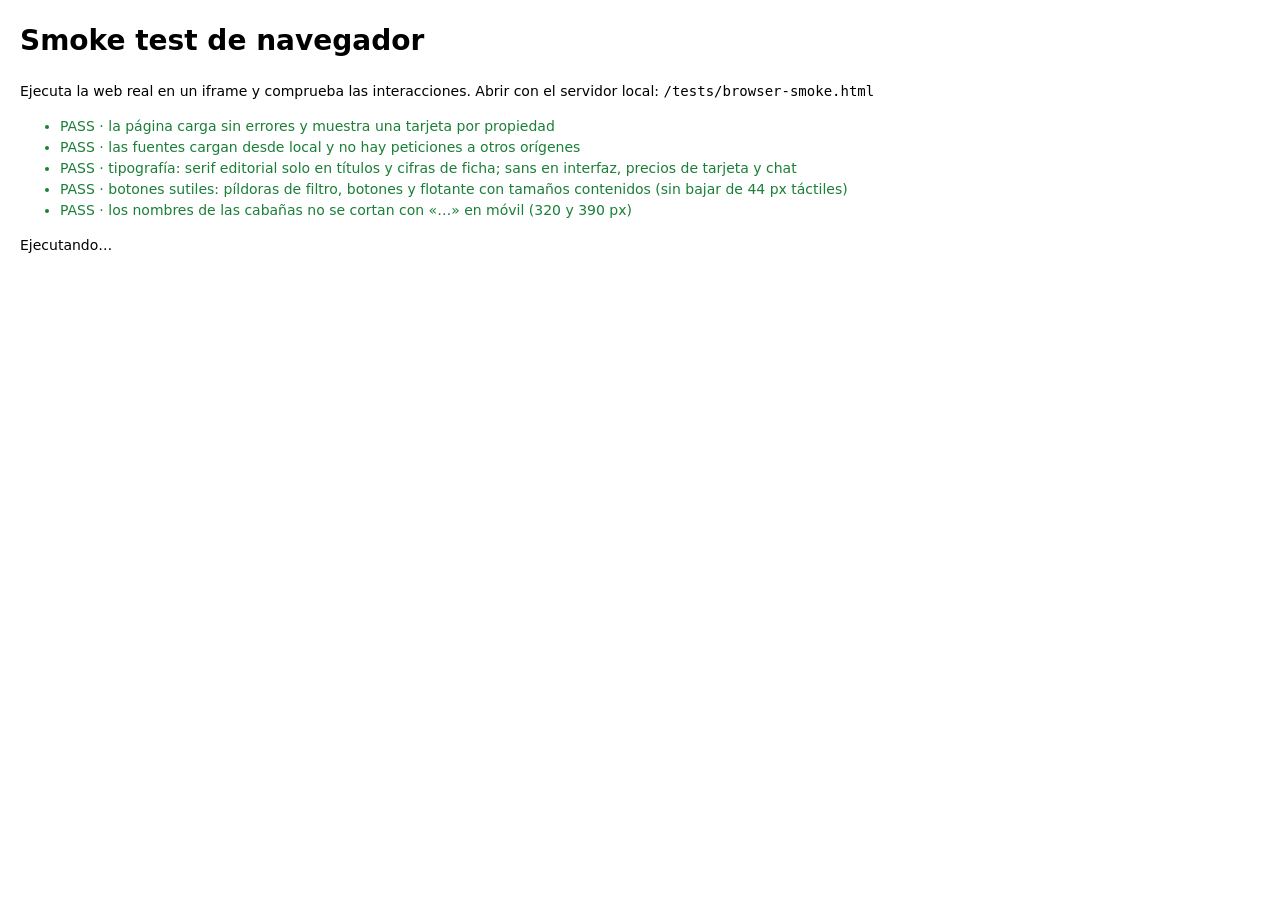
<file: tests/browser-smoke.html>
<!doctype html>
<html lang="es">
<head>
  <meta charset="utf-8" />
  <title>Smoke test · Luisito el Viajero</title>
  <style>
    body { font: 14px/1.5 system-ui, sans-serif; margin: 20px; }
    .pass { color: #1a7f37; } .fail { color: #cf222e; font-weight: 700; }
    iframe { position: absolute; left: -9999px; top: 0; border: 0; }
  </style>
</head>
<body>
  <h1>Smoke test de navegador</h1>
  <p>Ejecuta la web real en un iframe y comprueba las interacciones. Abrir con el servidor local: <code>/tests/browser-smoke.html</code></p>
  <ul id="results"></ul>
  <p id="summary">Ejecutando…</p>
  <script>
  (async () => {
    const results = document.getElementById('results');
    const failures = [];
    let passed = 0;
    const sleep = ms => new Promise(resolve => setTimeout(resolve, ms));

    function record(name, error) {
      const li = document.createElement('li');
      li.className = error ? 'fail' : 'pass';
      li.textContent = `${error ? 'FAIL' : 'PASS'} · ${name}${error ? ' — ' + error.message : ''}`;
      results.appendChild(li);
      if (error) failures.push(name); else passed += 1;
    }
    function assert(condition, message) { if (!condition) throw new Error(message || 'aserción fallida'); }
    async function test(name, fn) {
      try { await fn(); record(name); } catch (error) { record(name, error); }
    }

    function loadApp(width) {
      return new Promise(resolve => {
        const frame = document.createElement('iframe');
        frame.width = width; frame.height = 900;
        frame.src = '../index.html?smoke=' + Date.now();
        frame.onload = () => resolve(frame);
        document.body.appendChild(frame);
      });
    }

    try { localStorage.removeItem('luisito:favoritos'); localStorage.removeItem('luisito:chat'); } catch (_) { /* sin almacenamiento */ }
    const frame = await loadApp(1280);
    const win = frame.contentWindow;
    const doc = frame.contentDocument;
    const $ = (sel, root = doc) => root.querySelector(sel);
    const $$ = (sel, root = doc) => [...root.querySelectorAll(sel)];
    const config = win.DEMO_CONFIG;
    config.brand.chatTypingMs = 0; // sin esperas de «escribiendo…»; una prueba propia las comprueba
    const pad = n => String(n).padStart(2, '0');
    const iso = d => `${d.getFullYear()}-${pad(d.getMonth() + 1)}-${pad(d.getDate())}`;
    /** Próxima fecha con ese día de la semana (0 = domingo) al menos `minAhead` días en el futuro. */
    function nextWeekday(dow, minAhead) {
      const d = new Date(); d.setHours(12, 0, 0, 0); d.setDate(d.getDate() + minAhead);
      while (d.getDay() !== dow) d.setDate(d.getDate() + 1);
      return iso(d);
    }
    function setValue(el, value, eventName = 'input') {
      el.value = value;
      el.dispatchEvent(new win.Event(eventName, { bubbles: true }));
      el.dispatchEvent(new win.Event('change', { bubbles: true }));
    }
    const closeAll = async () => { win.dispatchEvent(new win.KeyboardEvent('keydown', { key: 'Escape', bubbles: true })); doc.dispatchEvent(new win.KeyboardEvent('keydown', { key: 'Escape', bubbles: true })); doc.dispatchEvent(new win.KeyboardEvent('keydown', { key: 'Escape', bubbles: true })); await sleep(50); };

    await test('la página carga sin errores y muestra una tarjeta por propiedad', () => {
      assert(config.properties.length >= 19, 'se esperaban todas las cabañas cargadas');
      const firstPage = Math.min(9, config.properties.length);
      assert($$('.property-card').length === firstPage, `se esperaban ${firstPage} tarjetas en la primera página y hay ${$$('.property-card').length}`);
      assert(win.DemoPricing && typeof win.DemoPricing.calculateQuote === 'function', 'falta DemoPricing');
    });

    await test('las fuentes cargan desde local y no hay peticiones a otros orígenes', async () => {
      await doc.fonts.ready;
      const families = [...doc.fonts].filter(f => f.status === 'loaded').map(f => f.family.replace(/"/g, ''));
      for (const family of ['DM Sans', 'Cormorant Garamond']) assert(families.includes(family), `no se cargó ${family}`);
      assert([...doc.fonts].some(f => f.family.replace(/"/g, '') === 'Cormorant Garamond' && f.style === 'italic' && f.status === 'loaded'), 'no se cargó la cursiva de Cormorant Garamond (énfasis del hero)');
      const external = win.performance.getEntriesByType('resource').filter(e => !e.name.startsWith(win.location.origin)).map(e => e.name);
      assert(external.length === 0, 'peticiones externas: ' + external.join(', '));
    });

    await test('tipografía: serif editorial solo en títulos y cifras de ficha; sans en interfaz, precios de tarjeta y chat', async () => {
      await doc.fonts.ready;
      const style = el => win.getComputedStyle(el);
      const serif = el => /^"?Cormorant Garamond/.test(style(el).fontFamily);
      const sans = el => /^"?DM Sans/.test(style(el).fontFamily);
      assert(serif($('.hero h1')) && style($('.hero h1')).fontWeight === '500', 'el H1 del hero va en Cormorant 500');
      assert(style($('.hero h1 em')).fontStyle === 'italic' && serif($('.hero h1 em')), 'el énfasis del H1 va en cursiva serif');
      assert(serif($('#faqTitle')) && serif($('#ctaTitle')), 'los H2 de sección van en serif');
      assert(serif($('.card-title')), 'el nombre de la cabaña va en serif');
      for (const selector of ['.card-price strong', '.card-location', '.card-spec', '.button', '.loc-button', '.fav-toggle', '.faq-list summary', '.footer-col h3', '.main-nav a', '.cta-kicker', '.catalog-note']) {
        assert(sans($(selector)), `${selector} debe ir en sans (${style($(selector)).fontFamily})`);
      }
      $('[data-open-property="casa-karkinos"]').click();
      await sleep(80);
      for (const selector of ['#propertyModalTitle', '.pm-subtitle', '.calc-title', '#modalPriceValue', '.result-total strong']) {
        assert(serif($(selector)), `${selector} debe ir en serif (${style($(selector)).fontFamily})`);
      }
      for (const selector of ['#modalPriceValue em', '.fact strong', '.amenity', '.cell label', '.result-total', '.pm-bar-price strong', '.calculator .button']) {
        assert(sans($(selector)), `${selector} debe ir en sans (${style($(selector)).fontFamily})`);
      }
      for (const selector of ['#modalPriceValue', '.result-total strong']) {
        assert(style($(selector)).fontVariantNumeric.includes('lining-nums'), `${selector}: las cifras de dinero deben ser alineadas, no de texto`);
      }
      await closeAll();
      $('#waFab').click();
      await sleep(60);
      assert(sans($('#chatTitle')) && sans($('.bubble')) && sans($('#chatInput')), 'el chat imita WhatsApp: todo en sans');
      await closeAll();
    });

    await test('botones sutiles: píldoras de filtro, botones y flotante con tamaños contenidos (sin bajar de 44 px táctiles)', async () => {
      const box = sel => ({ w: $(sel).offsetWidth, h: $(sel).offsetHeight }); // tamaño de diseño: ignora animaciones de entrada
      const limits = [
        ['#locButton', 44, 46, 260], ['#favToggle', 44, 46, 160], ['.header-cta', 44, 46, 240],
        ['.hero-actions .button', 44, 48, 260], ['.cta-actions .button', 44, 48, 280], ['#waFab', 44, 54, 400]
      ];
      for (const [sel, minH, maxH, maxW] of limits) {
        const { w, h } = box(sel);
        assert(h >= minH - 0.5 && h <= maxH, `${sel}: alto ${Math.round(h)} px (debe estar entre ${minH} y ${maxH})`);
        assert(w <= maxW, `${sel}: ancho ${Math.round(w)} px (máximo ${maxW})`);
      }
      const weight = win.getComputedStyle($('#locButton')).fontWeight;
      assert(Number(weight) <= 500, 'las píldoras de filtro van en peso medio, no en negrita (' + weight + ')');
    });

    await test('los nombres de las cabañas no se cortan con «…» en móvil (320 y 390 px)', async () => {
      for (const width of [320, 390]) {
        // +15 px: la barra de desplazamiento clásica del iframe de prueba; en un móvil real es superpuesta y no resta ancho.
        const narrow = await loadApp(width + 15);
        await narrow.contentDocument.fonts.ready;
        await sleep(150);
        const cut = [...narrow.contentDocument.querySelectorAll('.card-title')].filter(el => el.scrollHeight > el.clientHeight + 3).map(el => el.textContent);
        const root = narrow.contentDocument.documentElement;
        narrow.remove();
        assert(cut.length === 0, `a ${width} px se cortan: ${cut.join(', ')}`);
        assert(root.scrollWidth <= root.clientWidth + 1, `a ${width} px hay desbordamiento horizontal`);
      }
    });

    await test('hero: titular serif y subtexto sans centrados en la parte alta, con el botón debajo (390, 768 y 1280 px)', async () => {
      for (const width of [390, 768, 1280]) {
        const view = await loadApp(width + 15); // +15 px: barra de desplazamiento clásica del iframe de prueba
        const vdoc = view.contentDocument;
        await vdoc.fonts.ready;
        await sleep(1500); // termina la animación de entrada
        const r = sel => vdoc.querySelector(sel).getBoundingClientRect();
        const hero = r('.hero'), h1 = r('.hero h1'), copy = r('.hero-copy'), action = r('.hero-actions .button');
        const mid = hero.left + hero.width / 2;
        const copyText = vdoc.querySelector('.hero-copy');
        const hint = `a ${width} px`;
        assert(Math.abs(h1.left + h1.width / 2 - mid) <= 4, `${hint}: el titular no está centrado`);
        assert(Math.abs(copy.left + copy.width / 2 - mid) <= 4, `${hint}: el subtexto no está centrado`);
        assert(h1.top > hero.top + 70 && copy.bottom < hero.top + hero.height * 0.65, `${hint}: el texto debe quedar en la parte alta, ni pegado a la cabecera ni abajo (h1 ${Math.round(h1.top)}, subtexto hasta ${Math.round(copy.bottom)} de ${Math.round(hero.height)})`);
        assert(action.top > copy.bottom + 60, `${hint}: el botón debe quedar bien por debajo del texto`);
        assert(view.contentWindow.getComputedStyle(vdoc.querySelector('.hero-text')).textAlign === 'center' || view.contentWindow.getComputedStyle(vdoc.querySelector('.hero-content')).textAlign === 'center', `${hint}: texto centrado`);
        assert(copyText.textContent.trim().length > 40 && !/diferente/i.test(vdoc.querySelector('.hero h1').textContent), `${hint}: copy del hero`);
        const root = vdoc.documentElement;
        assert(root.scrollWidth <= root.clientWidth + 1, `${hint}: desbordamiento horizontal`);
        view.remove();
      }
    });

    await test('reel: sin controles nativos, botón propio de sonido y pausa, y la X de cerrar dentro del reel, arriba a la derecha (móvil)', async () => {
      $('[data-open-property="casa-karkinos"]').click();
      await sleep(120);
      const video = $('#modalStage video');
      assert(!video.hasAttribute('controls'), 'sin controles nativos que choquen con la X');
      assert($('.reel-sound') && $('.reel-toggle') && $('.reel-progress'), 'botones propios de sonido y pausa, y barra de progreso');
      assert(video.hasAttribute('playsinline') && video.hasAttribute('loop'), 'playsinline y loop');
      const sound = $('.reel-sound');
      const before = video.muted;
      sound.click();
      assert(video.muted !== before, 'el botón cambia el sonido');
      assert(sound.getAttribute('aria-pressed') === String(!video.muted), 'aria-pressed refleja el sonido');
      assert(!$('#modalStage').classList.contains('needs-sound'), 'al tocar el sonido desaparece el aviso');
      await closeAll();
      const mobile = await loadApp(390 + 15); // +15 px: barra de desplazamiento clásica del iframe de prueba
      const mdoc = mobile.contentDocument;
      mdoc.querySelector('[data-open-property="casa-karkinos"]').click();
      await sleep(200);
      const rect = sel => mdoc.querySelector(sel).getBoundingClientRect();
      const stage = rect('#modalStage'), close = rect('.modal-close'), snd = rect('.reel-sound');
      assert(close.top >= stage.top && close.right <= stage.right + 1 && close.left > stage.left + stage.width / 2, 'la X va dentro del reel, arriba a la derecha');
      assert(snd.bottom <= stage.bottom + 1 && snd.right <= stage.right + 1 && snd.top > close.bottom + 100, 'el botón de sonido queda abajo, lejos de la X');
      assert(!mdoc.querySelector('.pm-topbar'), 'sin barra superior: solo queda el botón de cerrar');
      const ratio = stage.height / stage.width;
      assert(ratio >= 1.5 && ratio <= 1.8, `el reel debe ser alargado pero no tanto como la pantalla, proporción ${ratio.toFixed(2)}`);
      mobile.remove();
    });

    await test('ficha en tableta (768 y 900 px): una columna, fechas completas y nada cortado ni fuera de la pantalla', async () => {
      for (const width of [768, 900]) {
        const tablet = await loadApp(width + 15); // +15 px: barra de desplazamiento clásica del iframe de prueba
        const tdoc = tablet.contentDocument;
        await tdoc.fonts.ready;
        tdoc.querySelector('[data-open-property="casa-karkinos"]').click();
        await sleep(250);
        const hint = `a ${width} px`;
        const calc = tdoc.querySelector('.calculator').getBoundingClientRect();
        assert(calc.width >= 450, `${hint}: el cotizador queda estrecho (${Math.round(calc.width)} px)`);
        for (const input of tdoc.querySelectorAll('#calc-date, #calc-departure')) {
          assert(input.scrollWidth <= input.clientWidth + 1, `${hint}: la fecha de ${input.id} se corta (${input.scrollWidth} > ${input.clientWidth})`);
        }
        const price = tdoc.querySelector('#modalPriceValue');
        assert(price.getBoundingClientRect().height < 60, `${hint}: el precio se parte en varias líneas`);
        const media = tdoc.querySelector('.pm-media').getBoundingClientRect(), info = tdoc.querySelector('.pm-info').getBoundingClientRect();
        assert(info.top >= media.bottom - 1, `${hint}: reel y datos deben ir en columna, no lado a lado`);
        const panel = tdoc.querySelector('#propertyModal .modal-panel');
        assert(panel.scrollWidth <= panel.clientWidth + 1, `${hint}: la ficha desborda en horizontal`);
        tablet.remove();
      }
    });

    await test('los metadatos de SEO y el favicon están presentes', () => {
      assert($('meta[property="og:title"]'), 'og:title');
      assert($('meta[name="twitter:card"]'), 'twitter:card');
      assert($('link[rel="icon"]'), 'favicon');
      assert(!$('script[type="application/ld+json"]'), 'en modo demo no debe haber datos estructurados de propiedades ficticias');
    });

    await test('el catálogo se pagina de 9 en 9: siguiente, anterior, números y vuelta a la primera página al filtrar', async () => {
      const total = config.properties.length;
      const pages = Math.ceil(total / 9);
      assert(pages >= 2, 'para probar la paginación hacen falta más de 9 cabañas');
      assert($$('.property-card').length === 9 && !$('#pager').hidden, 'la primera página muestra 9 y el paginador');
      assert($('.pager-info').textContent.includes(`1–9 de ${total}`), 'info: ' + $('.pager-info').textContent);
      assert($('.pager-step[disabled]') && $('.pager-step[disabled]').textContent.includes('Anterior'), 'en la primera página «Anterior» está desactivado');
      const firstNames = $$('.card-title').map(e => e.textContent).join('|');
      $$('.pager-step').pop().click();
      const secondNames = $$('.card-title').map(e => e.textContent).join('|');
      assert(secondNames !== firstNames && $$('.property-card').length === Math.min(9, total - 9), 'la página 2 muestra las siguientes');
      assert($('.pager-number[aria-current="page"]').textContent === '2', 'la página activa es la 2');
      $('.pager-number[data-page="1"]').click();
      assert($$('.card-title').map(e => e.textContent).join('|') === firstNames, 'el número 1 vuelve a la primera página');
      $$('.pager-step').pop().click();
      $('#locButton').click();
      $('[data-location="Sabanagrande"]').click();
      assert($('#pager').hidden && $$('.property-card').length > 0, 'con pocos resultados no hay paginador y se vuelve a la página 1');
      $('#locButton').click();
      $('[data-location="all"]').click();
      assert($('.pager-number[aria-current="page"]').textContent === '1', 'al quitar el filtro se empieza en la página 1');
    });

    await test('el filtro de ubicación muestra y restaura tarjetas', async () => {
      assert(!$('[data-filter]'), 'ya no debe haber filtros por tipo de plan');
      const button = $('#locButton');
      button.click();
      assert(button.getAttribute('aria-expanded') === 'true' && $('#locMenu').classList.contains('is-open'), 'el menú debía abrirse');
      const cities = $$('[data-location]:not([data-location="all"])').map(el => el.dataset.location);
      assert(cities.length === new Set(config.properties.map(p => p.city)).size, 'una opción por municipio distinto: ' + cities);
      $('[data-location="Sabanagrande"]').click();
      const expectedHere = config.properties.filter(p => p.city === 'Sabanagrande').map(p => p.name).sort().join('|');
      assert($$('.property-card').length > 0 && $$('.card-title').map(e => e.textContent).sort().join('|') === expectedHere, 'Sabanagrande → ' + $$('.card-title').map(e => e.textContent));
      assert($('#locLabel').textContent === 'Sabanagrande' && button.classList.contains('is-filtered'), 'el botón debe mostrar el filtro activo');
      assert(button.getAttribute('aria-expanded') === 'false', 'el menú debía cerrarse al elegir');
      button.click();
      doc.dispatchEvent(new win.KeyboardEvent('keydown', { key: 'Escape', bubbles: true }));
      assert(button.getAttribute('aria-expanded') === 'false', 'Escape debía cerrar el menú');
      button.click();
      $('[data-location="all"]').click();
      assert($$('.property-card').length === Math.min(9, config.properties.length), 'todas → primera página de tarjetas');
    });

    await test('la tarjeta muestra «Desde» + el precio y debajo para cuántas personas, sin «por persona»', () => {
      const card = id => $(`[data-property-card="${id}"]`);
      const parts = id => [...card(id).querySelector('.card-price').children].map(el => el.textContent.replace(/\s+/g, '').replace('$', ''));
      assert(JSON.stringify(parts('casa-karkinos')) === JSON.stringify(['Desde', '1.200.000', '10personas']), 'Casa Karkinos: ' + parts('casa-karkinos'));
      assert(JSON.stringify(parts('villa-cristal')) === JSON.stringify(['Desde', '700.000', '10personas']), 'Villa Cristal: ' + parts('villa-cristal'));
      assert($$('.card-price').every(el => !/por persona|por noche/.test(el.textContent)), 'ninguna tarjeta debe decir «por persona» ni «por noche»');
      assert($$('.photo-label, .reel-pill').length === 0, 'las fotos de las tarjetas no llevan etiquetas encima');
    });

    await test('los datos con HTML se escapan y no se inyectan elementos', () => {
      const original = config.properties[0].name;
      config.properties[0].name = '<img src=x onerror="window.__xss=1"><b>X</b>';
      $('#locButton').click(); $('[data-location="all"]').click();
      assert(!$('.card-title img'), 'se inyectó un <img> desde un dato');
      assert(!$('.card-title b'), 'se inyectó un <b> desde un dato');
      assert($('.card-title').textContent.includes('<img'), 'el texto debe mostrarse literal');
      assert(!win.__xss, 'se ejecutó un manejador inyectado');
      config.properties[0].name = original;
      $('#locButton').click(); $('[data-location="all"]').click();
    });

    await test('favoritos alterna aria-pressed', () => {
      const heart = $('.card-heart');
      heart.click();
      assert(heart.getAttribute('aria-pressed') === 'true', 'debía quedar activado');
      heart.click();
      assert(heart.getAttribute('aria-pressed') === 'false', 'debía quedar desactivado');
    });

    await test('los favoritos se guardan, se ven solos en su vista y se recuerdan', async () => {
      const hearts = () => $$('.card-heart');
      assert(win.localStorage.getItem('luisito:favoritos') === null || win.localStorage.getItem('luisito:favoritos') === '[]', 'se parte sin favoritos');
      assert($('#favCount').hidden, 'sin favoritos no hay contador');
      hearts()[0].click(); hearts()[2].click();
      assert($('#favCount').textContent === '2' && !$('#favCount').hidden, 'el contador debe marcar 2');
      assert(JSON.parse(win.localStorage.getItem('luisito:favoritos')).length === 2, 'se guardan en el navegador');
      $('#favToggle').click();
      assert($$('.property-card').length === 2 && $('#favToggle').getAttribute('aria-pressed') === 'true', 'la vista de favoritos muestra solo las dos');
      assert($$('.card-heart').every(h => h.getAttribute('aria-pressed') === 'true'), 'sus corazones están marcados');
      assert(/2 favoritas/.test($('#resultCount').textContent), 'conteo: ' + $('#resultCount').textContent);
      hearts()[0].click();
      assert($$('.property-card').length === 1, 'quitar un favorito lo saca de la vista');
      hearts()[0].click();
      assert($$('.property-card').length === 0 && $('.empty-state'), 'sin favoritos se explica cómo guardar');
      $('[data-action="show-all"]').click();
      assert($$('.property-card').length === Math.min(9, config.properties.length) && $('#favToggle').getAttribute('aria-pressed') === 'false', 'ver todas vuelve al catálogo');
      assert($('#favCount').hidden, 'el contador se oculta al quedar en cero');
    });

    await test('el botón flotante de WhatsApp aparece al bajar y adapta su texto y su mensaje', async () => {
      const fab = $('#waFab');
      await sleep(1700);
      assert(fab.classList.contains('is-visible'), 'debe estar visible desde el inicio, sin tener que bajar');
      assert(fab.getBoundingClientRect().width > 0, 'debe tener tamaño real en pantalla');
      assert(/ayudamos a elegir/i.test($('#waLabel').textContent), 'texto general: ' + $('#waLabel').textContent);
      // sin número de WhatsApp: abre el formulario con el mensaje ya escrito
      config.brand.whatsappNumber = '';
      $('[data-location="Sabanagrande"]') || $('#locButton').click();
      $('[data-location="Sabanagrande"]').click();
      assert(/Sabanagrande/.test($('#waLabel').textContent), 'con una ubicación filtrada el texto la nombra');
      fab.click();
      await sleep(60);
      assert($('#contactModal').classList.contains('is-open') && /Sabanagrande/.test($('#chatInput').value), 'el chat debe traer el mensaje escrito: ' + ($('#chatInput') || {}).value);
      await closeAll();
      // con favoritas: el texto las cuenta y el asistente las conoce; WhatsApp solo se abre al final de la conversación
      $('#locButton').click(); $('[data-location="all"]').click();
      $$('.card-heart')[1].click();
      assert(/favoritas \(1\)/.test($('#waLabel').textContent), 'con favoritas el texto las cuenta');
      config.brand.whatsappNumber = '573001234567';
      let opened = null;
      win.open = (url) => { opened = url; return null; };
      fab.click();
      await sleep(80);
      assert(opened === null, 'el botón flotante no debe saltarse el asistente');
      assert($('#contactModal').classList.contains('is-open') && $('#chatInput').value.includes(config.properties[1].name), 'el chat trae la favorita en el mensaje');
      assert($$('.chat-chip').some(c => /favoritas/i.test(c.textContent)), 'ofrece comparar las favoritas');
      config.brand.whatsappNumber = '';
      await closeAll();
      $$('.card-heart')[1].click();
    });

    await test('la ficha se abre, calcula y se cierra con Escape', async () => {
      $('[data-open-property="casa-karkinos"]').click();
      await sleep(60);
      assert($('#propertyModal').classList.contains('is-open'), 'la ficha no se abrió');
      assert($('#propertyModal .calc-result .result-total'), 'no hay total calculado');
      doc.dispatchEvent(new win.KeyboardEvent('keydown', { key: 'Escape', bubbles: true }));
      await sleep(50);
      assert(!$('#propertyModal').classList.contains('is-open'), 'Escape debía cerrar la ficha');
    });

    await test('la calculadora desglosa noches de fin de semana y de entre semana', async () => {
      $('[data-open-property="casa-karkinos"]').click();
      await sleep(60);
      const friday = nextWeekday(5, 10);
      const monday = nextWeekday(1, 10 + 3);
      const [arrive, leave] = [friday, iso(new Date(new Date(friday + 'T12:00:00').getTime() + 3 * 86400000))];
      setValue($('#calc-date'), arrive);
      setValue($('#calc-departure'), leave);
      assert($$('#calcResult .result-line').length >= 2, 'viernes→lunes debe tener al menos 2 líneas de desglose');
      const expected = win.DemoPricing.calculateQuote({ property: config.properties[0], mode: 'alojamiento', people: 10, date: arrive, departure: leave }, iso(new Date()), 30);
      const shown = $('.result-total strong', doc).textContent.replace(/\D/g, '');
      assert(shown === String(expected.total), `total en pantalla ${shown} ≠ motor ${expected.total}`);
      assert(monday > friday, 'sanidad de fechas del propio test');
      // Más personas que la capacidad no puede ocurrir con el control: se fuerza a mano.
      setValue($('#calc-people'), 12);
      assert($('#calcPeopleOutput').textContent === '12', 'el contador debe actualizarse');
    });

    await test('salida anterior a la llegada muestra una advertencia y no un precio', async () => {
      const day = nextWeekday(2, 20);
      setValue($('#calc-date'), day);
      const before = iso(new Date(new Date(day + 'T12:00:00').getTime() - 86400000));
      setValue($('#calc-departure'), before);
      assert($('#calcResult .calc-warning'), 'debía advertirse');
      assert(!$('#calcResult .result-total'), 'no debe mostrarse total');
      await closeAll();
    });

    await test('la salida es opcional: sin salida se cotiza un pasadía y con salida, noches', async () => {
      $('[data-open-property="casa-karkinos"]').click();
      await sleep(60);
      assert($('#calc-departure').value, 'por defecto hay llegada y salida');
      assert(/noche/i.test($('#calcResult').textContent), 'con salida se cotizan noches');
      $('[data-action="clear-departure"]').click();
      assert($('#calc-departure').value === '', 'la salida debía quedar vacía');
      assert(/Pasadía por persona/.test($('#calcResult').textContent), 'sin salida debe ser un pasadía');
      assert(/persona/.test($('#modalPriceValue').textContent) && !/noche/.test($('#modalPriceValue').textContent), 'el precio de cabecera debe pasar a pasadía');
      assert(!$('[data-action="set-mode"]'), 'no debe haber selector manual de tipo de plan');
      const day = nextWeekday(3, 15);
      setValue($('#calc-date'), day);
      setValue($('#calc-departure'), day);
      assert(/Pasadía por persona/.test($('#calcResult').textContent), 'salida igual a la llegada también es un pasadía de un día');
      setValue($('#calc-departure'), iso(new Date(new Date(day + 'T12:00:00').getTime() + 2 * 86400000)));
      assert(/noche/i.test($('#calcResult').textContent), 'una salida posterior vuelve a cotizar noches');
      await closeAll();
      // En una propiedad solo de alojamiento, la salida es obligatoria.
      const original = config.properties[0].categories;
      config.properties[0].categories = ['alojamiento'];
      $('[data-open-property="casa-karkinos"]').click();
      await sleep(60);
      setValue($('#calc-departure'), '');
      assert(/salida/i.test($('#calcResult .calc-warning').textContent), 'sin salida debe pedirse la salida');
      config.properties[0].categories = original;
      await closeAll();
    });

    const plusDay = (isoDate, n) => iso(new Date(new Date(isoDate + 'T12:00:00').getTime() + n * 86400000));
    await test('al elegir la llegada, la salida se preselecciona el día siguiente', async () => {
      $('[data-open-property="casa-karkinos"]').click();
      await sleep(60);
      const day = nextWeekday(4, 40);
      setValue($('#calc-date'), day);
      assert($('#calc-departure').value === plusDay(day, 1), 'la salida debía quedar en el día siguiente: ' + $('#calc-departure').value);
      assert(/1 noche/.test($('#calcResult').textContent), 'una noche en el desglose');
      $('.cell-clear').click();
      assert($('#calc-departure').value === '', 'salida vacía');
      $('#calc-departure').dispatchEvent(new win.Event('pointerdown', { bubbles: true }));
      assert($('#calc-departure').value === plusDay(day, 1), 'al tocar la salida vacía se preselecciona el día siguiente');
      assert($('#calc-departure').min === day, 'con pasadía disponible la salida puede ser el mismo día');
      await closeAll();
      // En una propiedad solo de alojamiento la salida nunca queda vacía y siempre es posterior.
      const original = config.properties[0].categories;
      config.properties[0].categories = ['alojamiento'];
      $('[data-open-property="casa-karkinos"]').click();
      await sleep(60);
      assert($('#calc-departure').min === plusDay($('#calc-date').value, 1), 'la salida mínima es el día siguiente a la llegada');
      setValue($('#calc-departure'), '');
      setValue($('#calc-date'), plusDay(day, 3));
      assert($('#calc-departure').value === plusDay(day, 4), 'sin salida, al elegir la llegada se completa con el día siguiente');
      config.properties[0].categories = original;
      await closeAll();
    });

    await test('al mover la llegada se conserva la duración de la estancia', async () => {
      $('[data-open-property="casa-karkinos"]').click();
      await sleep(60);
      const start = nextWeekday(1, 30);
      const end = iso(new Date(new Date(start + 'T12:00:00').getTime() + 3 * 86400000));
      setValue($('#calc-date'), start); setValue($('#calc-departure'), end);
      const later = iso(new Date(new Date(end + 'T12:00:00').getTime() + 5 * 86400000));
      setValue($('#calc-date'), later);
      const nights = win.DemoPricing.nightsBetween($('#calc-date').value, $('#calc-departure').value);
      assert(nights === 3, 'la estancia debía seguir siendo de 3 noches y es de ' + nights);
      await closeAll();
    });

    await test('la ficha muestra un reel vertical, miniaturas y solo el municipio', async () => {
      $('[data-open-property="casa-karkinos"]').click();
      await sleep(80);
      const stage = $('#modalStage').getBoundingClientRect();
      assert(stage.height > stage.width * 1.6, `el reel debe ser vertical (9:16), mide ${stage.width}×${stage.height}`);
      assert($$('.gallery-thumb').length === 1 + config.properties[0].gallery.length, 'reel + fotos en la tira');
      assert(!$('.location-sample'), 'no debe haber mapa');
      const city = config.properties[0].city;
      const meta = $('.pm-meta').textContent;
      assert(meta.includes(city), 'debe mostrar la ubicación: ' + meta);
      const rest = config.properties[0].location.split(',').slice(1).join(',').trim();
      assert(!rest || !meta.includes(rest), 'solo el municipio, sin ' + rest);
      assert($$('.fact').length === config.properties[0].facts.length, 'una tarjeta por dato clave');
      assert($$('.amenity').length === config.properties[0].amenities.length, 'una etiqueta por amenidad');
      assert($$('.amenity use').every(u => doc.querySelector(u.getAttribute('href'))), 'cada amenidad debe tener un icono existente en el sprite');
      const order = ['.pm-meta', '.facts', '.amenities', '.calculator'].map(sel => $(sel).getBoundingClientRect().top);
      assert(order.every((top, i) => i === 0 || top > order[i - 1]), 'orden: ubicación → datos clave → amenidades → calculadora');
      assert($('#modalStage video source').getAttribute('src') === config.properties[0].videoUrl, 'con videoUrl debe usarse un <video> con ese reel');
      $$('.gallery-thumb')[2].click();
      assert($('#modalStage').classList.contains('is-photo') && $('#modalStage img'), 'una foto debe mostrarse en el escenario');
      $$('.gallery-thumb')[0].click();
      assert($('#modalStage video'), 'el primer botón debe volver al reel');
      const savedVideo = config.properties[0].videoUrl;
      config.properties[0].videoUrl = '';
      $('[data-action="close-modal"]').click();
      $('[data-open-property="casa-karkinos"]').click();
      await sleep(80);
      assert(!$('#modalStage video') && $('.reel-badge'), 'sin videoUrl debe verse el marcador del reel');
      config.properties[0].videoUrl = savedVideo;
      await closeAll();
    });

    await test('todas las propiedades piden Llegada y Salida, sin la palabra «opcional»', async () => {
      for (const property of config.properties) {
        const opener = doc.createElement('button'); // la tarjeta puede estar en otra página del catálogo
        opener.dataset.openProperty = property.id; doc.body.appendChild(opener); opener.click(); opener.remove();
        await sleep(30);
        assert($('label[for="calc-date"]').textContent === 'Llegada', property.name + ': falta «Llegada»');
        assert($('label[for="calc-departure"]').textContent === 'Salida', property.name + ': falta «Salida» o dice ' + ($('label[for="calc-departure"]') || {}).textContent);
        assert(!/opcional/i.test($('.calculator').textContent), property.name + ': aparece «opcional»');
        assert($('#calc-departure').value >= $('#calc-date').value, property.name + ': la salida no puede ser anterior a la llegada');
        await closeAll();
      }
    });

    await test('un pasadía de un solo día (Villa Cristal) cotiza con salida igual a la llegada y deriva si son varios días', async () => {
      $('[data-open-property="villa-cristal"]').click();
      await sleep(30);
      assert($('#calc-departure').value === $('#calc-date').value, 'por defecto la salida es el mismo día');
      assert(/Pasadía por persona/.test($('#calcResult').textContent), 'cotiza el pasadía');
      const day = $('#calc-date').value;
      setValue($('#calc-departure'), plusDay(day, 2));
      assert(/un solo día/i.test($('#calcResult .calc-warning').textContent), 'varios días → cotización a medida');
      setValue($('#calc-date'), plusDay(day, 5));
      assert($('#calc-departure').min === $('#calc-date').value, 'la salida mínima es la llegada');
      await closeAll();
    });

    await test('el cotizador se llama «Cotiza tu plan» y no muestra avisos ni selectores intrusos', async () => {
      $('[data-open-property="casa-karkinos"]').click();
      await sleep(60);
      assert($('.calc-title').textContent === 'Cotiza tu plan', 'título: ' + $('.calc-title').textContent);
      assert(!$('.stay-hint') && !$('.hint-button') && !$('.hint-chip') && !$('[data-action="set-mode"]'), 'no debe haber avisos de pasadía ni selector de tipo');
      const clear = $('.cell-clear');
      assert(clear && !clear.hidden, 'con salida debe verse el botón de quitarla');
      clear.click();
      assert(clear.hidden && $('#calc-departure').value === '', 'al quitarla el botón se oculta');
      await closeAll();
    });

    const chatSubmit = async text => {
      const input = $('#chatInput');
      input.value = text;
      $('#chatForm').dispatchEvent(new win.Event('submit', { bubbles: true, cancelable: true }));
      await sleep(40);
    };
    const lastBubble = () => $$('#chatBody .bubble').filter(b => !b.classList.contains('bubble-typing')).pop().textContent;
    const step = () => $('#chatForm').dataset.step;
    /** Cada prueba parte de una conversación nueva: se borra la que haya (dos toques) y se abre el chat. */
    const resetChat = () => { const b = $('[data-action="chat-reset"]'); if (b) { b.click(); b.click(); } };
    const openChat = async () => { resetChat(); $('[data-action="contact"]').click(); await sleep(80); };

    await test('«Consultar disponibilidad» abre el chat con la tarjeta del plan y la ficha queda detrás', async () => {
      $('[data-open-property="casa-karkinos"]').click();
      await sleep(60);
      const arrive = nextWeekday(2, 25);
      const leave = iso(new Date(new Date(arrive + 'T12:00:00').getTime() + 2 * 86400000));
      setValue($('#calc-date'), arrive); setValue($('#calc-departure'), leave);
      resetChat();
      $('.calculator [data-action="request-quote"]').click();
      await sleep(80);
      assert($('#contactModal').classList.contains('is-open') && $('.chat-panel'), 'el chat debía abrirse');
      assert($('#propertyModal').classList.contains('is-open'), 'la ficha debe seguir abierta detrás');
      assert(!$('#contactMode') && !$('#contactDate') && !$('#contactPeople'), 'no se vuelve a pedir ni a editar el plan');
      const card = $('.bubble-me .plan-card');
      assert(card && card.textContent.includes('Casa Karkinos') && /Total estimado/.test(card.textContent), 'la tarjeta del plan debe ir como mensaje enviado: ' + (card || {}).textContent);
      assert(step() === 'name', 'con un plan solo falta el nombre: paso ' + step());
      $('.chat-close').click();
      assert(!$('#contactModal').classList.contains('is-open') && $('#propertyModal').classList.contains('is-open'), 'cerrar el chat regresa a la ficha');
      assert($('#calc-date').value === arrive && $('#calc-departure').value === leave, 'la calculadora conserva lo que elegiste');
      await closeAll();
    });

    await test('el chat saluda y ofrece respuestas rápidas; el asistente recomienda por capacidad y ubicación', async () => {
      await openChat();
      assert(!$('.plan-card') && $$('.bubble-agent').length >= 2, 'el asesor saluda con dos mensajes');
      assert($('.chat-head').textContent.includes('Luisito el Viajero') && /en línea/.test($('.chat-status').textContent), 'cabecera con nombre y estado');
      assert(step() === 'chat' && $$('.chat-chip').length === 4, 'cuatro respuestas rápidas al inicio');
      $$('.chat-chip').find(c => /Cotizar un plan/.test(c.textContent)).click();
      await sleep(60);
      assert(/cuántas personas/i.test(lastBubble()), 'pregunta el número de personas: ' + lastBubble());
      await chatSubmit('Somos 12 en Coveñas del 20 al 22 de noviembre');
      const names = $$('.mini-card strong').map(e => e.textContent);
      assert(names.includes('Casa Aledam') && names.every(n => ['Casa Aledam', 'Los Flamencos'].includes(n)), 'solo cabañas de Coveñas con capacidad: ' + names);
      assert($$('.mini-card .mini-price').every(e => /Estimado \$/.test(e.textContent)), 'con fechas cada tarjeta trae un valor estimado');
      assert($$('.mini-actions button').every(b => b.offsetHeight >= 44), 'botones táctiles de al menos 44 px');
      $('.mini-card [data-action="chat-quick"]').click();
      await sleep(60);
      const quote = $('.quote-card');
      assert(quote && quote.textContent.includes('Casa Aledam') && /Total estimado/.test(quote.textContent) && /Anticipo \(30 %\)/.test(quote.textContent), 'la cotización aparece como tarjeta: ' + (quote || {}).textContent);
      assert(/no la puedo confirmar|asesor/i.test($$('.bubble-agent').slice(-1)[0].textContent), 'aclara que la disponibilidad la confirma un asesor');
      assert($('.chat-chip.is-primary') && /WhatsApp/.test($('.chat-chip.is-primary').textContent), 'ofrece continuar en WhatsApp');
      await closeAll();
    });

    await test('el asistente responde preguntas frecuentes y deriva al asesor lo que no sabe', async () => {
      await openChat();
      await chatSubmit('¿Cómo funciona el anticipo?');
      assert(/30 %/.test(lastBubble()), 'responde el anticipo: ' + lastBubble());
      await chatSubmit('¿Dónde queda Casa Mare?');
      assert(/Cartagena/.test(lastBubble()) && !/Bolívar/.test(lastBubble()), 'solo el municipio: ' + lastBubble());
      await chatSubmit('¿Tiene piscina Villa Cristal?');
      assert(/Sí, Villa Cristal cuenta con piscina/.test(lastBubble()), lastBubble());
      await chatSubmit('¿Aceptan mascotas?');
      assert(/asesor/i.test(lastBubble()) && $('.chat-chip.is-primary'), 'lo que no sabe se deriva con un botón a WhatsApp');
      await chatSubmit('blabla qwerty zxcv');
      assert(/Toca el botón|asesor/i.test(lastBubble()) && $('.chat-chip.is-primary'), 'sin respuesta: invita a continuar en WhatsApp');
      assert(step() === 'chat', 'la persona puede seguir escribiendo');
      await closeAll();
    });

    await test('al pasar a WhatsApp pide nombre y celular con validación, y luego la autorización', async () => {
      await openChat();
      await chatSubmit('¿Aceptan mascotas?');
      $('.chat-chip.is-primary').click();
      await sleep(60);
      assert(step() === 'name', 'primero el nombre: ' + step());
      await chatSubmit('A');
      assert(step() === 'name' && /nombre completo/i.test(lastBubble()), 'nombre corto: se vuelve a pedir');
      await chatSubmit('Ana Prueba');
      assert(step() === 'phone' && lastBubble().includes('Ana'), 'saluda por el nombre y pide el celular');
      await chatSubmit('123');
      assert(step() === 'phone' && /número/i.test(lastBubble()), 'celular corto: se vuelve a pedir');
      await chatSubmit('300 123 4567');
      assert(step() === 'consent' && $('[data-action="chat-consent"]') && $('#chatInput').disabled, 'al final solo queda autorizar');
      assert($$('.bubble-me .tick').length >= 4, 'los mensajes enviados llevan doble check');
      await closeAll();
    });

    await test('el chat muestra «escribiendo…» antes de cada mensaje del asesor y se detiene si se cierra', async () => {
      config.brand.chatTypingMs = 250;
      await openChat();
      assert($('.bubble-typing') && $$('.bubble-agent:not(.bubble-typing)').length === 0, 'primero se ve el indicador');
      assert($('#chatInput').disabled, 'no se puede escribir mientras el asesor responde');
      await sleep(700);
      assert(!$('.bubble-typing') && $$('.bubble-agent').length >= 1, 'luego aparece el mensaje');
      config.brand.chatTypingMs = 0;
      await closeAll();
    });

    await test('al cerrar el chat con el asesor escribiendo, la respuesta llega igual y el botón avisa', async () => {
      config.brand.chatTypingMs = 250;
      await openChat();
      await sleep(900);
      assert(step() === 'chat', 'el saludo debe haber terminado: ' + step());
      await chatSubmit('¿Cómo funciona el anticipo?');
      $('.chat-close').click();
      assert(!$('#contactModal').classList.contains('is-open'), 'la ventana se cerró');
      await sleep(700);
      assert(!$('#waBadge').hidden, 'el botón de WhatsApp debe marcar que hay una respuesta nueva');
      assert(/respuesta nueva/i.test($('#waLabel').textContent), 'texto del botón: ' + $('#waLabel').textContent);
      $('#waFab').click();
      await sleep(80);
      assert(/30 %/.test(lastBubble()), 'la respuesta llegó mientras estaba cerrado: ' + lastBubble());
      assert($('#waBadge').hidden && /Continuar tu conversación/.test($('#waLabel').textContent), 'al reabrir se limpia el aviso');
      config.brand.chatTypingMs = 0;
      await closeAll();
    });

    await test('la conversación se conserva al ir a una ficha y volver, y sigue con el mismo contexto', async () => {
      await openChat();
      await chatSubmit('Somos 12 en Coveñas del 20 al 22 de noviembre');
      const before = $$('#chatBody .bubble').length;
      assert($('.mini-card'), 'se recomendaron cabañas');
      $('.mini-card [data-action="chat-open-property"]').click();
      await sleep(80);
      assert(!$('#contactModal').classList.contains('is-open') && $('#propertyModal').classList.contains('is-open'), 'se abrió la ficha');
      await closeAll();
      $('#waFab').click();
      await sleep(80);
      assert($('#contactModal').classList.contains('is-open') && $$('#chatBody .bubble').length === before, 'retoma exactamente donde quedó');
      assert(step() === 'chat' && $('.chat-chip.is-primary') && !$('#chatInput').disabled, 'puede seguir escribiendo y conserva sus respuestas rápidas');
      await chatSubmit('cotizar Casa Aledam');
      assert($('.quote-card') && /Casa Aledam/.test($('.quote-card').textContent), 'recuerda las personas y las fechas y cotiza sin volver a preguntar');
      await closeAll();
    });

    await test('la conversación sobrevive a recargar la página y caduca a las 24 horas', async () => {
      const stored = JSON.parse(win.localStorage.getItem('luisito:chat'));
      assert(stored && stored.log.length > 3 && stored.step === 'chat', 'debe estar guardada en el navegador');
      const again = await loadApp(1280);
      await sleep(300);
      const adoc = again.contentDocument;
      assert(adoc.querySelectorAll('#chatBody .bubble').length === stored.log.filter(e => e.kind !== 'actions').length, 'se restauran todas las burbujas');
      assert(adoc.querySelector('.quote-card') && adoc.querySelector('.mini-card'), 'tarjetas y cotizaciones también');
      assert(/Continuar tu conversación/.test(adoc.querySelector('#waLabel').textContent), 'el botón invita a continuar');
      adoc.querySelector('#waFab').click();
      await sleep(80);
      assert(adoc.querySelector('#chatForm').dataset.step === 'chat' && !adoc.querySelector('#chatInput').disabled, 'puede seguir escribiendo');
      again.remove();
      stored.savedAt = Date.now() - 25 * 3600 * 1000;
      win.localStorage.setItem('luisito:chat', JSON.stringify(stored));
      const old = await loadApp(1280);
      await sleep(300);
      assert(!old.contentDocument.querySelector('#chatBody .bubble'), 'una conversación de más de 24 horas no se restaura');
      assert(win.localStorage.getItem('luisito:chat') === null, 'y se borra del navegador');
      old.remove();
    });

    await test('«Borrar» pide un segundo toque y limpia la conversación y el navegador', async () => {
      await openChat();
      await chatSubmit('hola');
      assert(win.localStorage.getItem('luisito:chat'), 'se guarda al hablar');
      const button = $('[data-action="chat-reset"]');
      button.click();
      assert(button.classList.contains('is-armed') && $$('#chatBody .bubble-me').length === 1, 'el primer toque solo arma el botón');
      button.click();
      await sleep(80);
      assert(win.localStorage.getItem('luisito:chat') === null && $$('#chatBody .bubble-me').length === 0 && step() === 'chat', 'el segundo toque empieza de cero');
      await closeAll();
    });

    await test('la ficha de evento deriva a cotización manual', async () => {
      $('[data-open-property="los-canaguates"]').click();
      await sleep(60);
      assert($('#calcResult .calc-warning'), 'los eventos requieren cotización manual');
      assert(/Solicitar cotización/.test($('[data-action="request-quote"]').textContent), 'el botón debe decir Solicitar cotización');
      await closeAll();
    });

    await test('el modal atrapa el foco con Tab y Shift+Tab', async () => {
      $('[data-open-property="casa-karkinos"]').click();
      await sleep(80);
      const modal = $('#propertyModal');
      const focusable = $$('button:not([disabled]), input:not([disabled]), select:not([disabled]), a[href]', modal).filter(el => !el.closest('[hidden]') && el.getClientRects().length > 0);
      focusable[focusable.length - 1].focus();
      doc.dispatchEvent(new win.KeyboardEvent('keydown', { key: 'Tab', bubbles: true, cancelable: true }));
      assert(doc.activeElement === focusable[0], 'Tab desde el último debe volver al primero');
      doc.dispatchEvent(new win.KeyboardEvent('keydown', { key: 'Tab', shiftKey: true, bubbles: true, cancelable: true }));
      assert(doc.activeElement === focusable[focusable.length - 1], 'Shift+Tab desde el primero debe ir al último');
      await closeAll();
    });

    /** Recorre la conversación hasta el final: pide un asesor, da nombre y celular y autoriza. */
    async function fillContact({ question = '', name = 'Ana Prueba', phone = '300 123 4567', website, consent = true } = {}) {
      if (step() === 'chat') {
        if (question) { await chatSubmit(question); $('.chat-chip.is-primary').click(); await sleep(40); }
        else await chatSubmit('quiero hablar con un asesor');
      }
      await chatSubmit(name);
      await chatSubmit(phone);
      if (website !== undefined) setValue($('input[name="website"]'), website);
      if (consent) $('[data-action="chat-consent"]').click();
    }
    const submitContact = async () => { await sleep(150); };
    const goWhatsApp = async () => { $('[data-action="chat-whatsapp"]').click(); await sleep(120); };

    // El portapapeles real depende de permisos y del foco del navegador: se sustituye para que la prueba sea determinista.
    const useClipboard = writeText => Object.defineProperty(win.navigator, 'clipboard', { value: { writeText }, configurable: true });
    useClipboard(async () => {});

    await test('tras autorizar: muestra el mensaje personalizado y el botón «Continuar en WhatsApp»; sin número copia el mensaje', async () => {
      await openChat();
      await fillContact();
      await submitContact();
      const preview = $('.bubble-preview');
      assert(preview && /Así llegará tu mensaje/.test(preview.textContent), 'se ve el mensaje tal como llegará');
      assert(/Hola, soy Ana Prueba\. Quisiera hacer una reserva\./.test(preview.textContent), 'sin pregunta pendiente: «Quisiera hacer una reserva»: ' + preview.textContent);
      assert(/Mi celular: 300 123 4567/.test(preview.textContent), 'incluye el celular');
      assert($('.chat-actions [data-action="chat-whatsapp"]') && $('.chat-actions [data-action="copy-again"]'), 'botones de WhatsApp y copiar');
      assert(!$('#contactModal a[href^="mailto:"]'), 'sin leadEmail no debe haber enlace de correo');
      assert($('.chat-actions').dataset.message.includes('Ana Prueba'), 'el mensaje debe incluir el nombre');
      await goWhatsApp();
      assert(/copié tu mensaje|configurado/i.test($('#toast').textContent), 'sin número configurado se copia y se avisa: ' + $('#toast').textContent);
      await closeAll();
    });

    await test('si el portapapeles nunca responde, el botón de WhatsApp no deja la interfaz bloqueada', async () => {
      useClipboard(() => new Promise(() => {})); // promesa que jamás se resuelve
      await openChat();
      await fillContact();
      await submitContact();
      $('[data-action="chat-whatsapp"]').click();
      await sleep(2200); // supera el tiempo límite del portapapeles
      const ok = /configurado|copié/i.test($('#toast').textContent);
      useClipboard(async () => {});
      assert(ok, 'tras el tiempo límite debe avisar: ' + $('#toast').textContent);
      await closeAll();
    });

    await test('la pregunta que el asistente no pudo responder viaja en el mensaje de WhatsApp', async () => {
      await openChat();
      await fillContact({ question: '¿Aceptan mascotas pequeñas?' });
      await submitContact();
      const preview = $('.bubble-preview').textContent;
      assert(/Tengo esta consulta: «¿Aceptan mascotas pequeñas\?»/.test(preview), 'la consulta va tal como la escribió: ' + preview);
      assert(!/Quisiera hacer una reserva/.test(preview), 'con una consulta concreta no se usa el mensaje genérico');
      await closeAll();
    });

    await test('el mensaje de WhatsApp incluye lo conversado: cabaña, fechas, personas, ubicación y valor estimado', async () => {
      await openChat();
      await chatSubmit('Somos 12 en Coveñas del 20 al 22 de noviembre');
      $('.mini-card [data-action="chat-quick"]').click();
      await sleep(60);
      await fillContact();
      await submitContact();
      const preview = $('.bubble-preview').textContent;
      assert(/Cabaña: Casa Aledam/.test(preview) && /Personas: 12/.test(preview) && /Fechas: 20 de nov – 22 de nov \(2 noches\)/.test(preview) && /Ubicación: Coveñas/.test(preview) && /Valor estimado: \$\s?[\d.]+/.test(preview), 'detalles del plan: ' + preview);
      await closeAll();
    });

    await test('con leadEmail ofrece «Enviar por correo» con el mensaje codificado', async () => {
      config.brand.leadEmail = 'reservas@ejemplo.test';
      await openChat();
      await fillContact({ name: 'Ana & Luis' });
      await submitContact();
      const link = $('#contactModal a[href^="mailto:"]');
      assert(link, 'falta el enlace mailto');
      assert(link.getAttribute('href').startsWith('mailto:reservas@ejemplo.test?subject='), 'destinatario incorrecto');
      assert(link.getAttribute('href').includes(encodeURIComponent('Ana & Luis')), 'el cuerpo debe ir codificado');
      config.brand.leadEmail = '';
      await closeAll();
    });

    await test('con endpoint: envía JSON por POST (con la consulta) y el honeypot bloquea bots', async () => {
      config.brand.leadsEndpoint = 'https://leads.ejemplo.test/api';
      const calls = [];
      win.fetch = async (url, options) => { calls.push({ url, options }); return { ok: true }; };
      await openChat();
      assert($('input[name="website"]'), 'con endpoint debe existir el campo trampa');
      await fillContact({ question: '¿Aceptan mascotas?' });
      await submitContact();
      assert(calls.length === 1, 'se esperaba 1 envío, hubo ' + calls.length);
      const body = JSON.parse(calls[0].options.body);
      assert(calls[0].options.method === 'POST' && body.name === 'Ana Prueba' && body.consent === true, 'carga útil incorrecta');
      assert(/mascotas/.test(body.note), 'la consulta viaja en la solicitud: ' + body.note);
      assert(!('website' in body), 'el honeypot no debe viajar en la carga');
      await closeAll();

      await openChat();
      await fillContact({ website: 'http://spam.test' });
      await submitContact();
      assert(calls.length === 1, 'un bot no debe provocar un envío');
      await closeAll();
    });

    await test('si el endpoint falla, el mensaje sigue disponible para continuar en WhatsApp', async () => {
      win.fetch = async () => { throw new Error('sin red'); };
      await openChat();
      await fillContact();
      await submitContact();
      assert($('[data-action="chat-whatsapp"]') && $('[data-action="copy-again"]'), 'debe poder continuarse aunque falle el envío');
      config.brand.leadsEndpoint = '';
      await closeAll();
    });

    await test('con WhatsApp configurado, el botón abre wa.me con el mensaje personalizado', async () => {
      config.brand.whatsappNumber = '573001234567';
      let opened = null;
      win.open = (url, target, features) => { opened = { url, target, features }; return null; };
      await openChat();
      await fillContact({ question: '¿Aceptan mascotas?' });
      await submitContact();
      assert(!opened, 'no debe abrir WhatsApp hasta que la persona toque el botón');
      await goWhatsApp();
      assert(opened && opened.url.startsWith('https://wa.me/573001234567?text='), 'URL de WhatsApp incorrecta');
      assert(opened.url.includes(encodeURIComponent('Hola, soy Ana Prueba.')) && opened.url.includes(encodeURIComponent('¿Aceptan mascotas?')), 'el mensaje personalizado debe ir codificado');
      assert(/noopener/.test(opened.features), 'debe abrir con noopener');
      config.brand.whatsappNumber = '';
      await closeAll();
    });

    await test('un plan elegido en una ficha se suma a la conversación en curso sin volver a pedir los datos', async () => {
      await openChat();
      await fillContact();
      await submitContact();
      assert($$('.bubble-preview').length === 1, 'primer mensaje de WhatsApp listo');
      await closeAll();
      $('[data-open-property="casa-karkinos"]').click();
      await sleep(60);
      $('.calculator [data-action="request-quote"]').click();
      await sleep(300);
      assert($('.bubble-me .plan-card') && /Casa Karkinos/.test($('.bubble-me .plan-card').textContent), 'el plan se suma como mensaje');
      assert($$('.bubble-preview').length === 2 && /Cabaña: Casa Karkinos/.test($$('.bubble-preview')[1].textContent), 'se arma un segundo mensaje con el nuevo plan');
      assert($$('.bubble-agent').filter(b => /cómo te llamas/.test(b.textContent)).length === 1, 'no vuelve a preguntar el nombre');
      assert($$('[data-action="chat-whatsapp"]').length === 2, 'cada mensaje tiene su botón');
      await closeAll();
    });

    await test('el menú móvil alterna aria-expanded', () => {
      const toggle = $('#menuToggle');
      toggle.click();
      assert(toggle.getAttribute('aria-expanded') === 'true', 'debía abrirse');
      toggle.click();
      assert(toggle.getAttribute('aria-expanded') === 'false', 'debía cerrarse');
    });

    frame.remove();
    await test('en 390 px no hay desbordamiento horizontal', async () => {
      const mobile = await loadApp(390);
      await sleep(200);
      const root = mobile.contentDocument.documentElement;
      assert(root.scrollWidth <= root.clientWidth + 1, `scrollWidth ${root.scrollWidth} > clientWidth ${root.clientWidth}`);
      mobile.remove();
    });

    await test('en móvil: objetivos táctiles ≥ 44 px, texto ≥ 12 px y campos a 16 px', async () => {
      const mobile = await loadApp(390);
      await sleep(250);
      const mdoc = mobile.contentDocument;
      const mwin = mobile.contentWindow;
      const visible = el => { const r = el.getBoundingClientRect(); const s = mwin.getComputedStyle(el); return r.width > 0 && r.height > 0 && s.visibility !== 'hidden' && s.display !== 'none' && !el.closest('.hp-field'); };
      const describe = el => (el.getAttribute('aria-label') || el.textContent || el.tagName).trim().slice(0, 28);
      // Se abren la ficha y el formulario para medir también lo que hay dentro de las ventanas.
      const measure = () => {
        const bad = [];
        mdoc.querySelectorAll('a[href], button, summary, select, input:not([type=hidden]):not([type=range])').forEach(el => {
          if (!visible(el)) return;
          const r = el.getBoundingClientRect();
          const inline = el.tagName === 'A' && el.closest('p, li');
          const checkbox = el.type === 'checkbox';
          if (!inline && !checkbox && (r.height < 43.5 || r.width < 43.5)) bad.push(`táctil ${describe(el)} ${Math.round(r.width)}×${Math.round(r.height)}`);
        });
        mdoc.querySelectorAll('body *').forEach(el => {
          if (!visible(el) || !([...el.childNodes].some(n => n.nodeType === 3 && n.textContent.trim()))) return;
          const size = parseFloat(mwin.getComputedStyle(el).fontSize);
          if (size < 12) bad.push(`texto ${size}px «${describe(el)}»`);
        });
        mdoc.querySelectorAll('input:not([type=hidden]):not([type=checkbox]), select, textarea').forEach(el => {
          if (visible(el) && parseFloat(mwin.getComputedStyle(el).fontSize) < 16) bad.push(`campo ${el.id || el.name} a ${mwin.getComputedStyle(el).fontSize}`);
        });
        return bad;
      };
      let problems = measure();
      mwin.scrollTo(0, 3000); mwin.dispatchEvent(new mwin.Event('scroll')); await sleep(300);
      problems = problems.concat(measure());
      mwin.scrollTo(0, 0);
      mdoc.querySelector('[data-open-property="casa-karkinos"]').click();
      await sleep(200);
      problems = problems.concat(measure());
      mdoc.querySelector('.pm-bar [data-action="request-quote"]').click();
      await sleep(200);
      problems = problems.concat(measure());
      mobile.remove();
      assert(problems.length === 0, [...new Set(problems)].slice(0, 6).join(' | '));
    });

    const summary = document.getElementById('summary');
    const ok = failures.length === 0;
    summary.textContent = ok ? `SMOKE-PASS · ${passed} comprobaciones correctas` : `SMOKE-FAIL · ${failures.length} fallo(s): ${failures.join('; ')}`;
    summary.className = ok ? 'pass' : 'fail';
    document.title = ok ? 'SMOKE-PASS' : 'SMOKE-FAIL';
  })();
  </script>
</body>
</html>
</file>
<file: styles.css>
/* ==========================================================================
   Luisito el Viajero · Hoja de estilos
   Mobile-first. Una sola capa: tokens → base → componentes → ajustes de escritorio.
   Mínimos de diseño: texto ≥ 12 px (cuerpo 16 px), objetivos táctiles ≥ 44 px,
   campos de formulario a 16 px (evita el zoom automático de iOS).
   ========================================================================== */

@font-face { font-family: "DM Sans"; font-style: normal; font-weight: 100 1000; font-display: swap; src: url("assets/fonts/dm-sans-latin.woff2") format("woff2"); }
@font-face { font-family: "Cormorant Garamond"; font-style: normal; font-weight: 500 700; font-display: swap; src: url("assets/fonts/cormorant-garamond-latin.woff2") format("woff2"); }
@font-face { font-family: "Cormorant Garamond"; font-style: italic; font-weight: 500 600; font-display: swap; src: url("assets/fonts/cormorant-garamond-italic-latin.woff2") format("woff2"); }

/* ---------- Tokens ---------- */
:root {
  --ink: #131715;
  --ink-soft: #3d4640;
  --muted: #667068;
  --paper: #f6f4ee;
  --card: #fffefb;
  --sand: #ebe7dc;
  --line: #dcd8cc;
  --pine: #1f463d;
  --pine-deep: #12261f;
  --teal: #1f9c8a;
  --sans: "DM Sans", ui-sans-serif, system-ui, -apple-system, "Segoe UI", sans-serif;
  --serif: "Cormorant Garamond", "Iowan Old Style", Georgia, "Times New Roman", serif;

  --radius-s: 10px;
  --radius-m: 16px;
  --radius-l: 22px;
  --gutter: 16px;
  --header-h: 68px;
  --ease: cubic-bezier(.2, .72, .2, 1);
  --shadow-card: 0 1px 2px rgba(19, 23, 21, .06), 0 8px 24px rgba(19, 23, 21, .08);
}
@media (min-width: 768px) { :root { --gutter: 32px; --header-h: 84px; } }

/* ---------- Base ---------- */
*, *::before, *::after { box-sizing: border-box; }
[hidden] { display: none !important; }
html { scroll-behavior: smooth; scroll-padding-top: calc(var(--header-h) + 8px); -webkit-text-size-adjust: 100%; }
body { margin: 0; color: var(--ink); background: var(--paper); font-family: var(--sans); font-size: 16px; line-height: 1.55; -webkit-font-smoothing: antialiased; text-rendering: optimizeLegibility; }
body.modal-open { overflow: hidden; }
img, video { display: block; max-width: 100%; }
a { color: inherit; text-decoration: none; }
button, input, select, textarea { font: inherit; color: inherit; }
button { cursor: pointer; -webkit-tap-highlight-color: transparent; }
h1, h2, h3, p { margin: 0; }
h1, h2 { font-weight: 700; letter-spacing: -.025em; line-height: 1.08; text-wrap: balance; }
::selection { background: #cfe3dc; color: var(--pine-deep); }
:focus-visible { outline: 3px solid var(--teal); outline-offset: 2px; }
.wrap { width: min(1200px, calc(100% - 2 * var(--gutter))); margin-inline: auto; }
.section { padding: 56px 0; }
@media (min-width: 768px) { .section { padding: 88px 0; } }
.section h2 { font-size: clamp(38px, 8.4vw, 54px); font-weight: 500; letter-spacing: -.015em; line-height: 1.04; }

/* ---------- Tipografía ----------
   Dos voces. Cormorant Garamond (serif editorial) solo en títulos y cifras de ficha: hero, títulos de sección,
   nombre de la cabaña, subtítulos y total de la ficha. DM Sans (sans) en todo lo demás: cuerpo, interfaz, botones,
   precios de tarjeta, formularios y chat. El serif de pantalla tiene menos altura de x, así que sus tamaños son
   mayores que los de la sans para que se lean con el mismo peso visual. Cada componente fija su tamaño más abajo. */
.hero h1, .section h2, .cta-copy h2, .pm-info h2, .pm-subtitle, .calc-title, .card-title, .pm-price strong, .result-total strong { font-family: var(--serif); font-optical-sizing: auto; }
.pm-price strong, .result-row.result-total strong { font-variant-numeric: lining-nums; }
.pm-price em, .result-total em { font-family: var(--sans); }
.sr-only { position: absolute; width: 1px; height: 1px; margin: -1px; padding: 0; overflow: hidden; clip: rect(0 0 0 0); white-space: nowrap; border: 0; }

/* ---------- Iconos ---------- */
.icon-sprite { position: absolute; width: 0; height: 0; overflow: hidden; }
.icon { flex: none; width: 1.25em; height: 1.25em; fill: currentColor; }

/* ---------- Movimiento ----------
   Entradas con animación (no transición) para que el hover posterior no herede retrasos.
   Todo usa transform y opacity; con movimiento reducido se desactiva al final de la hoja. */
.reveal { opacity: 0; }
.reveal.is-visible { opacity: 1; animation: rise .8s var(--ease) backwards; animation-delay: calc(var(--i, 0) * 90ms); }
.property-card.is-visible .card-image-button img { animation: img-settle 1.3s var(--ease) backwards; animation-delay: calc(var(--i, 0) * 90ms); }
@keyframes rise { from { opacity: 0; transform: translateY(26px); } to { opacity: 1; transform: none; } }
@keyframes pop-in { from { transform: scale(.4); opacity: 0; } to { transform: scale(1); opacity: 1; } }
@keyframes rise-s { from { opacity: 0; transform: translateY(10px); } to { opacity: 1; transform: none; } }
@keyframes img-settle { from { transform: scale(1.16); } to { transform: none; } }
@keyframes heart-pop { 0% { transform: scale(1); } 35% { transform: scale(1.45); } 65% { transform: scale(.9); } 100% { transform: scale(1); } }
@keyframes num-bump { 0% { transform: scale(1); } 40% { transform: scale(1.35); color: var(--teal); } 100% { transform: scale(1); } }
@keyframes arrow-nudge { 0% { transform: translate(0, 0); } 45% { transform: translate(14px, -14px); opacity: 0; } 46% { transform: translate(-14px, 14px); opacity: 0; } 100% { transform: translate(1px, -1px); opacity: 1; } }
@keyframes drop-in { from { opacity: 0; transform: translateY(-14px); } to { opacity: 1; transform: none; } }
@keyframes settle { from { transform: scale(1.07); } to { transform: none; } }
@keyframes drift { from { transform: translate(-6%, -6%) scale(1); } to { transform: translate(8%, 10%) scale(1.25); } }

/* ---------- Botones ---------- */
.button { display: inline-flex; align-items: center; justify-content: center; gap: 8px; min-height: 46px; padding: 0 20px; border: 1px solid transparent; border-radius: 10px; font-size: 15px; font-weight: 500; line-height: 1; transition: transform .2s var(--ease), background-color .2s ease, box-shadow .2s ease; }
.button:hover { transform: translateY(-1px); box-shadow: 0 4px 14px rgba(8, 14, 12, .16); }
.button:active { transform: translateY(0) scale(.98); box-shadow: none; }
.button svg { width: 18px; height: 18px; flex: none; }
.button-light { background: #fff; color: var(--ink); }
.button-light:hover { background: #f1f1ec; }
.button-dark { background: var(--pine); color: #fff; }
.button-dark:hover { background: var(--pine-deep); }
.button-secondary { background: transparent; color: var(--ink); border-color: var(--line); }
.button-secondary:hover { background: var(--sand); }
.button-icon { font-size: 18px; }
.button-outline { background: transparent; color: var(--ink); border-color: var(--line); }
.button-outline:hover { background: #fff; border-color: #b9b6ab; box-shadow: none; }
.button-outline .icon { color: #1f9d58; }
.button-wa { background: #1ea85c; color: #fff; box-shadow: none; }
.button-wa:hover { background: #189a52; box-shadow: 0 4px 14px rgba(22, 138, 75, .28); }
.button-ghost { background: rgba(255, 255, 255, .08); color: #fff; border-color: rgba(255, 255, 255, .45); backdrop-filter: blur(6px); -webkit-backdrop-filter: blur(6px); }
.button-ghost:hover { background: rgba(255, 255, 255, .18); border-color: #fff; box-shadow: none; }
.button-cta { background: #137a6a; color: #fff; box-shadow: none; }
.button-cta:hover { background: #0f6e61; box-shadow: 0 4px 14px rgba(15, 110, 97, .28); }
.button:disabled { opacity: .6; pointer-events: none; }

/* ---------- Cabecera ---------- */
.site-header { position: fixed; z-index: 50; inset: 0 0 auto; height: var(--header-h); display: flex; align-items: center; gap: 8px; padding-inline: max(var(--gutter), calc((100% - 1200px) / 2)); color: #fff; transition: background-color .3s ease, box-shadow .3s ease; }
.site-header { animation: drop-in .8s var(--ease) backwards; }
.scroll-progress { position: absolute; inset: auto 0 0; height: 3px; background: linear-gradient(90deg, var(--teal), #7fd6c8); transform-origin: 0 50%; transform: scaleX(var(--progress, 0)); opacity: 0; transition: opacity .3s ease; pointer-events: none; }
.site-header.is-scrolled .scroll-progress { opacity: 1; }
.site-header.is-scrolled, .site-header.menu-open { background: rgba(14, 26, 22, .94); backdrop-filter: blur(12px); -webkit-backdrop-filter: blur(12px); box-shadow: 0 1px 0 rgba(255, 255, 255, .08); }
.brand { display: block; margin-right: auto; flex: none; }
.brand-logo { display: block; width: auto; height: 46px; }
@media (min-width: 768px) { .brand-logo { height: 56px; } }

.header-cta { display: inline-flex; align-items: center; justify-content: center; gap: 8px; min-height: 44px; padding: 0 14px; border: 1px solid rgba(255, 255, 255, .45); border-radius: 10px; background: rgba(255, 255, 255, .08); color: #fff; font-size: 14px; font-weight: 500; transition: background-color .2s ease; }
.header-cta:hover { background: rgba(255, 255, 255, .2); }
.header-cta svg { width: 20px; height: 20px; }
.cta-long { display: none; }

.menu-toggle { display: inline-grid; place-content: center; gap: 6px; width: 44px; height: 44px; padding: 0; border: 0; background: transparent; color: #fff; }
.menu-toggle span { display: block; width: 24px; height: 2px; border-radius: 2px; background: currentColor; transition: transform .25s var(--ease); }
.menu-toggle[aria-expanded="true"] span:first-child { transform: translateY(4px) rotate(45deg); }
.menu-toggle[aria-expanded="true"] span:last-child { transform: translateY(-4px) rotate(-45deg); }

/* Menú móvil: panel sólido bajo la cabecera */
.main-nav { position: fixed; inset: var(--header-h) 0 auto; display: none; flex-direction: column; padding: 8px var(--gutter) 28px; background: #0e1a16; max-height: calc(100svh - var(--header-h)); overflow-y: auto; }
.main-nav.is-open { display: flex; }
.main-nav a { display: flex; align-items: center; min-height: 56px; border-bottom: 1px solid rgba(255, 255, 255, .1); color: #fff; font-size: 18px; font-weight: 500; }
.nav-cta { margin-top: 20px; min-height: 48px; }

@media (min-width: 900px) {
  .menu-toggle { display: none; }
  .main-nav { position: static; display: flex; flex-direction: row; align-items: center; gap: 28px; padding: 0; background: none; max-height: none; overflow: visible; }
  .main-nav a { min-height: 44px; border: 0; font-size: 15px; font-weight: 500; color: rgba(255, 255, 255, .9); }
  .main-nav a:hover { color: #fff; }
  .nav-cta { display: none; }
  .header-cta { margin-left: 8px; padding: 0 20px; }
  .cta-long { display: inline; }
  .cta-short { display: none; }
}

/* ---------- Hero ----------
   Titular (serif) y subtexto (sans) centrados en la parte alta, con aire bajo la cabecera; el botón queda abajo. */
.hero { position: relative; isolation: isolate; display: flex; align-items: stretch; height: min(133.33vw, 700px); overflow: hidden; color: #fff; background: #1c2a25; }
.hero-image { position: absolute; inset: 0; z-index: -2; background: url("assets/hero-cabanas-mobile.webp") 50% 45% / cover no-repeat; }
.hero-shade { position: absolute; inset: 0; z-index: -1; background: linear-gradient(180deg, rgba(8, 14, 12, .76) 0%, rgba(8, 14, 12, .64) 34%, rgba(8, 14, 12, 0) 62%), linear-gradient(0deg, rgba(8, 14, 12, .6) 0%, rgba(8, 14, 12, 0) 26%); }
.hero-image { animation: settle 2s var(--ease) backwards; }
.hero-content { display: flex; flex-direction: column; align-items: center; justify-content: space-between; padding: calc(var(--header-h) + 20px) 0 28px; text-align: center; transform: translate3d(0, calc(var(--hero-p, 0) * 80px), 0); opacity: calc(1 - var(--hero-p, 0) * 1.4); will-change: transform, opacity; }
.hero-text { display: grid; justify-items: center; }
.hero h1, .hero-copy, .hero-actions { animation: rise 1s var(--ease) backwards; }
.hero h1 { animation-delay: .2s; }
.hero-copy { animation-delay: .38s; }
.hero-actions { animation-delay: .54s; }
.hero-actions .button:hover .icon-arrow { transform: translateY(3px); }
.hero-actions .icon-arrow { transition: transform .3s var(--ease); }
.hero h1 { max-width: 9em; font-size: clamp(46px, 12.6vw, 66px); font-weight: 500; line-height: .96; letter-spacing: -.02em; text-shadow: 0 2px 28px rgba(8, 14, 12, .45); }
.hero h1 em { font-weight: 500; letter-spacing: -.01em; }
.hero-copy { max-width: 31ch; margin-top: 14px; color: rgba(255, 255, 255, .94); font-size: 16px; line-height: 1.5; text-wrap: balance; text-shadow: 0 1px 14px rgba(8, 14, 12, .5); }
.hero-copy-more { display: none; }
@media (min-width: 560px) { .hero-content { padding-bottom: 40px; } .hero-copy { font-size: 17px; } }
@media (min-width: 600px) { .hero-copy-more { display: inline; } }
/* Con la foto horizontal (≥ 1100 px) el sujeto queda a la derecha; por debajo se usa la vertical, que admite texto centrado. */
@media (min-width: 1100px) {
  .hero { --hero-h: clamp(580px, 72svh, 720px); height: var(--hero-h); }
  /* Foto ampliada y anclada arriba a la izquierda: el sujeto queda a la derecha y más abajo, libre del texto centrado. */
  .hero-image { background-image: url("assets/hero-cabanas.webp"); background-size: max(125%, calc(var(--hero-h) * 2.4)) auto; background-position: 0% 0%; }
  .hero-shade { background: linear-gradient(180deg, rgba(8, 14, 12, .7) 0%, rgba(8, 14, 12, .46) 30%, rgba(8, 14, 12, 0) 56%), linear-gradient(0deg, rgba(8, 14, 12, .5) 0%, rgba(8, 14, 12, 0) 24%); }
  .hero-content { padding-top: calc(var(--header-h) + 28px); padding-bottom: 44px; }
  .hero h1 { max-width: 9.5em; font-size: clamp(58px, 5vw, 72px); line-height: .94; }
  .hero-copy { max-width: 30ch; margin-top: 18px; font-size: 19px; }
}
@media (min-width: 1280px) { .hero-copy { max-width: 32ch; } }
@media (min-width: 1440px) { .hero-copy { max-width: 36ch; } }

/* ---------- Catálogo ---------- */
.catalog-section { padding-top: 36px; }
@media (min-width: 768px) { .catalog-section { padding-top: 64px; } }

/* Filtro único por ubicación */
.catalog-toolbar { display: flex; align-items: center; gap: 12px; margin-bottom: 20px; }
.catalog-toolbar .result-count { margin-left: auto; }
.loc-filter { position: relative; flex: 1 1 auto; min-width: 0; }
@media (min-width: 480px) { .loc-filter { flex: none; width: 210px; } }
.loc-button { display: flex; align-items: center; gap: 8px; width: 100%; min-height: 44px; padding: 0 14px; border: 1px solid var(--line); border-radius: 999px; background: transparent; color: var(--ink); font-size: 15px; font-weight: 500; text-align: left; transition: border-color .2s ease, background-color .25s ease, color .25s ease, transform .2s var(--ease); }
.loc-button:hover { border-color: #b9b6ab; background: var(--card); }
.loc-button:active { transform: scale(.985); }
.loc-button .icon { width: 18px; height: 18px; color: var(--pine); transition: color .25s ease, transform .35s var(--ease); }
.loc-label { flex: 1; min-width: 0; overflow: hidden; text-overflow: ellipsis; white-space: nowrap; }
.loc-button[aria-expanded="true"] .icon-chevron { transform: rotate(180deg); }
.loc-button.is-filtered { background: var(--pine); border-color: var(--pine); color: #fff; }
.loc-button.is-filtered:hover { background: var(--pine-deep); }
.loc-button.is-filtered .icon { color: #fff; }
.loc-menu { max-height: min(60svh, 420px); overflow-y: auto; overscroll-behavior: contain; position: absolute; z-index: 30; inset: calc(100% + 8px) auto auto 0; width: min(340px, calc(100vw - 2 * var(--gutter))); padding: 6px; border-radius: var(--radius-m); background: var(--card); box-shadow: 0 0 0 1px var(--line), 0 20px 50px rgba(19, 23, 21, .2); visibility: hidden; opacity: 0; transform: translateY(-8px) scale(.97); transform-origin: 24px top; transition: opacity .18s ease, transform .3s var(--ease), visibility 0s .3s; }
.loc-menu.is-open { visibility: visible; opacity: 1; transform: none; transition-delay: 0s; }
.loc-menu.is-open .loc-option { animation: rise-s .35s var(--ease) backwards; animation-delay: calc(var(--i, 0) * 45ms + 40ms); }
.loc-option { display: flex; align-items: center; justify-content: space-between; gap: 12px; width: 100%; min-height: 44px; padding: 0 12px; border: 0; border-radius: var(--radius-s); background: transparent; color: var(--ink); font-size: 15px; text-align: left; transition: background-color .15s ease; }
.loc-option:hover, .loc-option:focus-visible { background: var(--sand); outline: none; }
.loc-meta { display: inline-flex; align-items: center; gap: 10px; color: var(--muted); }
.loc-meta small { font-size: 13px; }
.loc-meta .icon { width: 18px; height: 18px; color: var(--pine); opacity: 0; transform: scale(.4); transition: opacity .2s ease, transform .3s var(--ease); }
.loc-option[aria-selected="true"] { color: var(--pine); font-weight: 700; }
.loc-option[aria-selected="true"] .icon { opacity: 1; transform: none; }
.result-count { flex: none; color: var(--muted); font-size: 14px; white-space: nowrap; }
@media (max-width: 479px) { .result-count { position: absolute; width: 1px; height: 1px; margin: -1px; overflow: hidden; clip: rect(0 0 0 0); } .loc-filter { max-width: none; } }

.property-grid { display: grid; gap: 16px; grid-template-columns: 1fr; }
@media (min-width: 700px) { .property-grid { grid-template-columns: repeat(2, 1fr); gap: 18px; } }
@media (min-width: 1040px) { .property-grid { grid-template-columns: repeat(3, 1fr); gap: 20px; } }
.fav-toggle { position: relative; display: inline-flex; align-items: center; gap: 8px; flex: none; min-height: 44px; padding: 0 14px; border: 1px solid var(--line); border-radius: 999px; background: transparent; color: var(--ink); font-size: 15px; font-weight: 500; transition: border-color .2s ease, background-color .25s ease, color .25s ease, transform .2s var(--ease); }
.fav-toggle .icon { width: 18px; height: 18px; color: #e5484d; transition: transform .35s var(--ease); }
.fav-toggle:hover { border-color: #b9b6ab; background: var(--card); }
.fav-toggle:hover .icon { transform: scale(1.15); }
.fav-toggle:active { transform: scale(.97); }
.fav-toggle.is-active { background: var(--pine); border-color: var(--pine); color: #fff; }
.fav-toggle.is-active:hover { background: var(--pine-deep); }
.fav-toggle.is-active .icon { color: #ff7a85; }
.fav-count { display: inline-grid; place-items: center; min-width: 20px; height: 20px; padding: 0 6px; border-radius: 999px; background: #e5484d; color: #fff; font-size: 12px; font-weight: 600; line-height: 1; animation: pop-in .4s var(--ease); }
.empty-state { display: grid; grid-column: 1 / -1; justify-items: center; gap: 10px; padding: 56px 16px; border: 1px dashed #b9b6ab; border-radius: 18px; color: var(--muted); text-align: center; }
.empty-state strong { color: var(--ink); font-size: 18px; }
.empty-state .button { margin-top: 8px; }
.catalog-note { margin-top: 28px; color: var(--muted); font-size: 13px; }

/* Paginador del catálogo (9 por página) */
.pager { display: grid; justify-items: center; gap: 14px; margin-top: 32px; }
.pager[hidden] { display: none; }
.pager-info { color: var(--muted); font-size: 14px; }
.pager-controls { display: flex; align-items: center; justify-content: center; gap: 8px; width: 100%; }
.pager-step { display: inline-flex; align-items: center; justify-content: center; gap: 6px; min-width: 44px; height: 44px; padding: 0 16px; border: 1px solid var(--line); border-radius: 999px; background: transparent; color: var(--ink); font-size: 15px; font-weight: 500; transition: border-color .2s ease, background-color .2s ease, opacity .2s ease, transform .2s var(--ease); }
.pager-step .icon { width: 18px; height: 18px; }
.pager-step:hover:not(:disabled) { border-color: #b9b6ab; background: var(--card); }
.pager-step:active:not(:disabled) { transform: scale(.97); }
.pager-step:disabled { opacity: .38; cursor: default; }
.pager-numbers { display: none; gap: 4px; }
.pager-number { display: grid; place-items: center; width: 44px; height: 44px; padding: 0; border: 0; border-radius: 50%; background: transparent; color: var(--ink-soft); font-size: 15px; font-weight: 500; font-variant-numeric: tabular-nums; transition: background-color .2s ease, color .2s ease; }
.pager-number:hover { background: var(--sand); }
.pager-number[aria-current="page"] { background: var(--pine); color: #fff; }
.pager-status { flex: 1; color: var(--muted); font-size: 14px; text-align: center; font-variant-numeric: tabular-nums; }
@media (min-width: 640px) { .pager-numbers { display: flex; } .pager-status { display: none; } .pager-controls { gap: 16px; } .pager-step { padding: 0 18px; } }

/* Tarjeta: foto grande con título, lugar y precio sobre la imagen, y franja clara con datos clave */
.property-card { display: flex; flex-direction: column; min-width: 0; overflow: hidden; border: 1px solid #e8e5de; border-radius: 18px; background: #fbfaf7; box-shadow: 0 2px 6px rgba(27, 29, 24, .04); transition: transform .45s var(--ease), box-shadow .45s var(--ease), border-color .3s ease; }
.property-card:hover { transform: translateY(-5px); border-color: #d5d0c5; box-shadow: 0 18px 40px rgba(27, 29, 24, .13); }
.card-visual { position: relative; overflow: hidden; border-radius: 17px 17px 0 0; }
.card-image-button { position: relative; display: block; width: 100%; aspect-ratio: 1.5 / 1; padding: 0; border: 0; overflow: hidden; background: #2a3a34; color: #fff; text-align: left; isolation: isolate; }
.card-image-button::after { content: ""; position: absolute; z-index: 0; inset: 28% 0 0; background: linear-gradient(0deg, rgba(5, 9, 8, .9) 0%, rgba(5, 9, 8, .58) 34%, rgba(5, 9, 8, .1) 80%, transparent 100%); pointer-events: none; }
.card-image-button img { position: absolute; z-index: -1; inset: 0; width: 100%; height: 100%; object-fit: cover; object-position: center 55%; transition: transform .9s var(--ease), filter .4s ease; }
.property-card:hover .card-image-button img { transform: scale(1.05); filter: saturate(1.06); }
.card-overlay { position: absolute; z-index: 2; inset: auto 0 0; display: grid; grid-template-columns: minmax(0, 1fr) auto 40px; align-items: end; gap: 10px; padding: 0 14px 14px 16px; }
.card-overlay-main { display: grid; gap: 5px; min-width: 0; }
.card-title { display: -webkit-box; -webkit-box-orient: vertical; -webkit-line-clamp: 2; line-clamp: 2; overflow: hidden; padding-bottom: 2px; color: #fff; font-size: 25px; font-weight: 600; line-height: 1.08; letter-spacing: -.005em; text-wrap: balance; overflow-wrap: break-word; }
.card-location { display: flex; align-items: flex-start; gap: 5px; min-width: 0; color: rgba(255, 255, 255, .92); font-size: 13px; line-height: 1.2; }
.card-location .icon { width: 15px; height: 15px; margin-top: 1px; color: #e8c84a; }
.card-location span { display: -webkit-box; -webkit-box-orient: vertical; -webkit-line-clamp: 2; line-clamp: 2; overflow: hidden; line-height: 1.25; }
.card-price { display: flex; flex-direction: column; align-items: flex-end; color: #fff; white-space: nowrap; line-height: 1.15; }
.card-price small { color: rgba(255, 255, 255, .88); font-size: 12px; }
.card-price strong { font-size: 18px; font-weight: 700; letter-spacing: -.03em; }
.card-arrow { display: grid; place-items: center; width: 40px; height: 40px; overflow: hidden; border-radius: 50%; background: #fbfaf7; color: var(--ink); transition: background-color .3s ease, color .3s ease, transform .4s var(--ease); }
.card-arrow .icon { width: 20px; height: 20px; transition: transform .4s var(--ease); }
.property-card:hover .card-arrow { background: var(--teal); color: #fff; transform: scale(1.08); }
.property-card:hover .card-arrow .icon { transform: translate(1px, -1px) rotate(0); animation: arrow-nudge .7s var(--ease); }
.card-heart { position: absolute; z-index: 4; top: 6px; right: 6px; isolation: isolate; display: grid; place-items: center; width: 48px; height: 48px; border: 0; background: transparent; color: #fff; }
.card-heart::before { content: ""; position: absolute; z-index: -1; width: 38px; height: 38px; border-radius: 50%; background: rgba(8, 14, 12, .38); backdrop-filter: blur(6px); -webkit-backdrop-filter: blur(6px); transition: background-color .2s ease, transform .3s var(--ease); }
.card-heart:hover::before { background: rgba(8, 14, 12, .58); transform: scale(1.1); }
.card-heart .icon { width: 20px; height: 20px; transition: fill .2s ease; }
.card-heart.is-saved .icon { fill: #ff5d73; }
.card-heart.is-popping .icon { animation: heart-pop .55s var(--ease); }
.card-footer { border-top: 1px solid #eceae3; background: #fbfaf7; }
.card-specs { display: grid; grid-template-columns: repeat(3, minmax(0, 1fr)); }
.card-spec { display: flex; flex-direction: column; align-items: center; justify-content: flex-start; gap: 6px; min-width: 0; padding: 13px 6px 12px; color: var(--ink-soft); font-size: 13px; font-weight: 500; line-height: 1.2; text-align: center; }
.card-spec + .card-spec { border-left: 1px solid #eceae3; }
.card-spec .icon { display: block; width: 22px; height: 22px; color: var(--pine); transition: transform .35s var(--ease); }
.property-card:hover .card-spec .icon { transform: translateY(-2px); }
.card-spec span { max-width: 100%; overflow: hidden; text-overflow: ellipsis; white-space: nowrap; }
@media (max-width: 359px) { .card-title { font-size: 22px; } }
@media (max-width: 339px) { .card-title { font-size: 20px; } }
@media (min-width: 1040px) { .card-image-button { aspect-ratio: 1.62 / 1; } .card-title { font-size: 23px; } .card-price strong { font-size: 19px; } }
@media (min-width: 1280px) { .card-title { font-size: 27px; } }

/* ---------- Preguntas frecuentes ---------- */
.faq-section { background: var(--sand); }
.faq-layout { display: grid; gap: 24px; }
@media (min-width: 900px) { .faq-layout { grid-template-columns: 1fr 1.6fr; gap: 72px; align-items: start; } .faq-intro { position: sticky; top: calc(var(--header-h) + 24px); } }
.faq-intro { display: grid; justify-items: start; gap: 14px; }
.faq-intro p { max-width: 32ch; color: var(--ink-soft); font-size: 17px; line-height: 1.5; }
.faq-intro .button { margin-top: 6px; }
.faq-list { border-top: 1px solid var(--line); }
.faq-list details { border-bottom: 1px solid var(--line); }
.faq-list summary { display: flex; align-items: center; justify-content: space-between; gap: 16px; min-height: 64px; padding: 12px 0; font-size: 17px; font-weight: 600; line-height: 1.3; cursor: pointer; list-style: none; }
.faq-list summary::-webkit-details-marker { display: none; }
.faq-list summary .icon { width: 24px; height: 24px; color: var(--pine); transition: transform .4s var(--ease); }
.faq-list details[open] summary .icon { transform: rotate(135deg); }
.faq-list details[open] p { animation: rise-s .4s var(--ease) backwards; }
.faq-list details p { padding: 0 40px 20px 0; color: var(--ink-soft); font-size: 16px; line-height: 1.6; }

/* ---------- Llamada a la acción final ---------- */
.cta-section { padding: 56px 0; }
.cta-card { position: relative; isolation: isolate; overflow: hidden; display: flex; align-items: flex-end; min-height: 460px; padding: 28px 22px; border-radius: 24px; color: #fff; background: #12261f; }
.cta-card::before { content: ""; position: absolute; z-index: -2; inset: 0; background: url("assets/hero-cabanas-mobile.webp") 50% 50% / cover no-repeat; transform: scale(1.04); transition: transform 1.6s var(--ease); }
.cta-card.is-visible::before { transform: scale(1); }
.cta-card::after { content: ""; position: absolute; z-index: -1; inset: 0; background: linear-gradient(0deg, rgba(10, 20, 17, .95) 0%, rgba(10, 20, 17, .82) 46%, rgba(10, 20, 17, .1) 100%); }
.cta-copy { display: grid; gap: 12px; max-width: 560px; }
.cta-kicker { color: #7fd6c8; font-size: 12px; font-weight: 600; letter-spacing: .2em; text-transform: uppercase; }
.cta-copy h2 { font-size: clamp(38px, 9.4vw, 54px); font-weight: 500; letter-spacing: -.015em; line-height: 1.02; }
.cta-text { color: rgba(255, 255, 255, .88); font-size: 17px; line-height: 1.5; }
.cta-points { display: grid; gap: 8px; margin: 6px 0 0; padding: 0; list-style: none; }
.cta-points li { display: flex; align-items: center; gap: 10px; color: rgba(255, 255, 255, .92); font-size: 15px; }
.cta-points .icon { width: 20px; height: 20px; color: #7fd6c8; }
.cta-actions { display: grid; gap: 10px; margin-top: 14px; }
@media (min-width: 640px) { .cta-actions { display: flex; flex-wrap: wrap; } }
@media (min-width: 768px) {
  .cta-section { padding: 88px 0; }
  .cta-card { align-items: center; min-height: 440px; padding: 56px; }
  .cta-card::before { background-image: url("assets/hero-cabanas.webp"); background-position: 62% 40%; }
  .cta-card::after { background: linear-gradient(90deg, rgba(10, 20, 17, .94) 0%, rgba(10, 20, 17, .78) 42%, rgba(10, 20, 17, .05) 78%); }
}

/* ---------- Pie de página ---------- */
.site-footer { padding: 56px 0 24px; color: rgba(255, 255, 255, .78); background: #0e1a16; }
.footer-grid { display: grid; gap: 36px; }
.footer-brand { display: grid; gap: 14px; align-content: start; }
.footer-brand p { max-width: 34ch; font-size: 15px; line-height: 1.55; }
.footer-col { display: grid; gap: 2px; align-content: start; }
.footer-col h3 { margin-bottom: 8px; color: #fff; font-size: 13px; font-weight: 700; letter-spacing: .1em; text-transform: uppercase; }
.footer-col p { margin-bottom: 14px; max-width: 30ch; font-size: 15px; line-height: 1.5; }
.footer-col a, .footer-col button:not(.button) { display: inline-flex; align-items: center; justify-self: start; min-height: 44px; padding: 0; border: 0; background: none; color: rgba(255, 255, 255, .9); font-size: 16px; transition: color .2s ease, transform .25s var(--ease); }
.footer-col a:hover, .footer-col button:not(.button):hover { color: #fff; transform: translateX(3px); }
.footer-col .button { justify-self: start; }
.footer-bottom { display: flex; flex-wrap: wrap; align-items: center; gap: 4px 20px; margin-top: 36px; padding-top: 16px; border-top: 1px solid rgba(255, 255, 255, .12); font-size: 13px; color: rgba(255, 255, 255, .62); }
.footer-bottom a { display: inline-flex; align-items: center; gap: 6px; min-height: 44px; color: rgba(255, 255, 255, .85); text-decoration: underline; text-underline-offset: 3px; }
.footer-bottom .to-top { text-decoration: none; }
.footer-bottom .to-top .icon { width: 16px; height: 16px; }
@media (min-width: 768px) { .footer-grid { grid-template-columns: 1.4fr 1fr 1.2fr; gap: 56px; } .footer-bottom { margin-top: 48px; } }

/* ---------- Botón flotante de WhatsApp ---------- */
.wa-fab { position: fixed; z-index: 60; right: max(16px, env(safe-area-inset-right)); bottom: max(16px, env(safe-area-inset-bottom)); display: inline-flex; align-items: center; height: 52px; min-width: 52px; padding: 0 14px; border: 0; border-radius: 26px; background: #1ea85c; color: #fff; font-size: 14px; font-weight: 500; box-shadow: 0 6px 18px rgba(22, 138, 75, .32), 0 1px 4px rgba(0, 0, 0, .18); opacity: 0; visibility: hidden; transform: translateY(24px) scale(.8); transition: opacity .35s ease, transform .5s var(--ease), visibility 0s .5s, padding .4s var(--ease); }
.wa-fab.is-visible { opacity: 1; visibility: visible; transform: none; transition-delay: 0s; }
.wa-fab .icon { width: 24px; height: 24px; flex: none; }
.wa-label { max-width: 0; overflow: hidden; white-space: nowrap; opacity: 0; transition: max-width .5s var(--ease), opacity .3s ease, margin .4s var(--ease); }
.wa-fab.is-expanded .wa-label, .wa-fab:hover .wa-label, .wa-fab:focus-visible .wa-label { max-width: 260px; margin-left: 10px; opacity: 1; }
.wa-fab.is-visible::before { content: ""; position: absolute; inset: 0; border-radius: inherit; background: inherit; z-index: -1; animation: fab-ring 2.8s ease-out infinite; }
.wa-badge { position: absolute; top: -2px; right: -2px; width: 16px; height: 16px; border: 2px solid #fff; border-radius: 50%; background: #e5484d; animation: pop-in .35s var(--ease); }
.wa-fab:hover { transform: translateY(-3px); }
.wa-fab:active { transform: scale(.96); }
body.modal-open .wa-fab { opacity: 0; visibility: hidden; pointer-events: none; }
@keyframes fab-ring { 0% { transform: scale(1); opacity: .35; } 70%, 100% { transform: scale(1.35); opacity: 0; } }
@media (max-width: 479px) { .wa-fab.is-expanded .wa-label { max-width: 210px; } }

/* ---------- Modales ---------- */
.modal-root { position: fixed; z-index: 100; inset: 0; display: none; align-items: center; justify-content: center; padding: 0; background: rgba(8, 14, 12, .66); backdrop-filter: blur(6px); -webkit-backdrop-filter: blur(6px); }
.modal-root.is-open { display: flex; }
.modal-panel { position: relative; width: 100%; height: 100%; overflow-y: auto; overscroll-behavior: contain; background: var(--paper); animation: modal-in .3s var(--ease) both; }
@keyframes modal-in { from { opacity: 0; transform: translateY(16px); } to { opacity: 1; transform: none; } }
.modal-close { position: absolute; top: 12px; right: 12px; z-index: 5; display: grid; place-items: center; width: 44px; height: 44px; margin: 0; padding: 0; border: 0; border-radius: 50%; background: rgba(14, 26, 22, .55); color: #fff; backdrop-filter: blur(10px); -webkit-backdrop-filter: blur(10px); transition: transform .3s var(--ease), background-color .2s ease; }
.modal-close:hover { background: rgba(14, 26, 22, .78); transform: rotate(90deg); }
.pm-stage-wrap { position: relative; }
@media (min-width: 768px) {
  .modal-root { padding: 24px; }
  .modal-panel { width: min(920px, 100%); height: auto; max-height: min(92svh, 860px); border-radius: var(--radius-l); box-shadow: 0 30px 100px rgba(0, 0, 0, .35); }
}
@keyframes sheet-in { from { transform: translateY(100%); } to { transform: none; } }

/* Ficha de propiedad */
.pm-grid { display: grid; gap: 16px; padding: 0 14px 28px; }
.pm-media { display: grid; gap: 8px; min-width: 0; }
.pm-stage { position: relative; width: 100%; aspect-ratio: 9 / 16; max-height: 70svh; overflow: hidden; border-radius: var(--radius-m); background: #0f1512; }
.pm-stage img, .pm-stage video { position: absolute; inset: 0; width: 100%; height: 100%; object-fit: cover; }
.pm-stage.is-photo img { object-fit: contain; }
.pm-stage video { cursor: pointer; }
.reel-controls { position: absolute; z-index: 3; inset: auto 0 3px; display: flex; align-items: flex-end; justify-content: space-between; padding: 12px; pointer-events: none; background: linear-gradient(0deg, rgba(8, 14, 12, .45), rgba(8, 14, 12, 0)); }
.reel-btn { position: relative; display: inline-flex; align-items: center; justify-content: center; gap: 8px; min-width: 44px; height: 44px; padding: 0; border: 0; border-radius: 22px; background: rgba(14, 26, 22, .55); color: #fff; font-size: 14px; font-weight: 500; backdrop-filter: blur(10px); -webkit-backdrop-filter: blur(10px); pointer-events: auto; transition: background-color .2s ease, transform .2s var(--ease); }
.reel-btn:hover { background: rgba(14, 26, 22, .75); }
.reel-btn:active { transform: scale(.94); }
.reel-btn .icon { width: 22px; height: 22px; }
.reel-btn span { display: inline-flex; }
.reel-btn .i-play, .reel-btn .i-off { display: none; }
.pm-stage.is-paused .reel-toggle .i-pause { display: none; }
.pm-stage.is-paused .reel-toggle .i-play { display: inline-flex; }
.pm-stage.is-muted .reel-sound .i-on { display: none; }
.pm-stage.is-muted .reel-sound .i-off { display: inline-flex; }
.reel-sound-hint { display: none !important; }
.pm-stage.needs-sound .reel-sound { padding: 0 16px 0 12px; background: #fff; color: var(--ink); animation: sound-hint 1.8s ease-in-out infinite; }
.pm-stage.needs-sound .reel-sound-hint { display: inline-flex !important; }
.reel-progress { position: absolute; z-index: 3; inset: auto 0 0; height: 3px; background: rgba(255, 255, 255, .28); pointer-events: none; }
.reel-progress i { display: block; width: 100%; height: 100%; background: #fff; transform-origin: 0 50%; transform: scaleX(var(--p, 0)); }
@keyframes sound-hint { 0%, 100% { box-shadow: 0 0 0 0 rgba(255, 255, 255, .55); } 60% { box-shadow: 0 0 0 10px rgba(255, 255, 255, 0); } }
.reel-badge { position: absolute; top: 12px; left: 12px; padding: 5px 12px; border-radius: 999px; background: rgba(14, 26, 22, .66); color: #fff; font-size: 13px; font-weight: 600; backdrop-filter: blur(6px); }
.gallery-row { display: grid; grid-template-columns: repeat(4, 1fr); gap: 8px; }
.gallery-thumb { position: relative; display: block; aspect-ratio: 1; overflow: hidden; padding: 0; border: 2px solid transparent; border-radius: var(--radius-s); background: #ddd; }
.gallery-thumb.is-selected { border-color: var(--pine); }
.gallery-thumb img { width: 100%; height: 100%; object-fit: cover; transition: transform .5s var(--ease); }
.gallery-thumb:hover img { transform: scale(1.08); }
.gallery-thumb { transition: border-color .2s ease, transform .2s var(--ease); }
.gallery-thumb:active { transform: scale(.96); }
.thumb-play { position: absolute; inset: 0; display: grid; place-items: center; background: rgba(14, 26, 22, .42); color: #fff; transition: background-color .25s ease; }
.thumb-play .icon { width: 22px; height: 22px; filter: drop-shadow(0 1px 4px rgba(0, 0, 0, .4)); }
.gallery-thumb:hover .thumb-play { background: rgba(14, 26, 22, .22); }
.pm-info { min-width: 0; }
.pm-info h2 { font-size: clamp(38px, 10vw, 46px); font-weight: 500; line-height: 1; letter-spacing: -.015em; }
.pm-meta { display: flex; flex-wrap: wrap; align-items: center; gap: 6px; margin-top: 8px; color: var(--muted); font-size: 15px; }
.pm-meta .icon { width: 18px; height: 18px; color: var(--pine); }
.pm-price { margin-top: 10px; color: var(--muted); font-size: 15px; }
.pm-price strong { color: var(--ink); font-size: 28px; font-weight: 600; letter-spacing: -.005em; }
.pm-price em { font-size: 15px; font-style: normal; font-weight: 500; white-space: nowrap; }

.facts { display: grid; grid-template-columns: repeat(3, minmax(0, 1fr)); gap: 10px; margin: 20px 0 0; padding: 0; list-style: none; }
.fact { display: flex; flex-direction: column; align-items: center; justify-content: flex-start; gap: 4px; padding: 16px 8px 14px; border: 1px solid var(--line); border-radius: 14px; background: #fff; color: var(--muted); font-size: 13px; line-height: 1.25; text-align: center; }
.fact .icon { width: 26px; height: 26px; margin-bottom: 4px; color: var(--pine); }
.fact strong { color: var(--ink); font-size: 22px; font-weight: 700; letter-spacing: -.02em; line-height: 1; }

.pm-section { margin-top: 24px; padding-top: 24px; border-top: 1px solid var(--line); }
.pm-subtitle { margin-bottom: 16px; font-size: 26px; font-weight: 600; line-height: 1.1; letter-spacing: -.005em; }
.amenities { display: grid; grid-template-columns: repeat(2, minmax(0, 1fr)); gap: 16px 20px; margin: 0; padding: 0; list-style: none; }
.amenity { display: flex; align-items: center; gap: 14px; color: var(--ink); font-size: 15px; line-height: 1.3; }
.amenity .icon { width: 26px; height: 26px; color: var(--ink); }
.modal-root.is-open .fact, .modal-root.is-open .amenity { animation: rise-s .5s var(--ease) backwards; animation-delay: calc(var(--i, 0) * 55ms + 240ms); }
.calculator-column { margin-top: 24px; }
/* Tableta (768–959 px): una sola columna, con el reel centrado y de buen tamaño. */
@media (min-width: 768px) {
  .pm-grid { padding: 28px; gap: 24px; }
  .pm-media { width: min(100%, calc(min(66svh, 620px) * 9 / 16)); margin-inline: auto; }
  .pm-stage { max-height: min(66svh, 620px); }
}
/* Escritorio (≥ 960 px): reel a la izquierda y datos a la derecha. */
@media (min-width: 960px) {
  .pm-grid { grid-template-columns: auto minmax(0, 1fr); gap: 32px; padding: 28px; align-items: start; --stage-h: min(600px, calc(92svh - 130px)); }
  .pm-media { position: sticky; top: 28px; width: calc(var(--stage-h) * 9 / 16); margin-inline: 0; }
  .pm-stage { width: 100%; height: var(--stage-h); max-height: none; aspect-ratio: auto; }
  .pm-info { padding-right: 36px; }
}

/* Cotizador: una sola caja con celdas, como en las plataformas de reservas */
.calculator { padding: 20px; border: 1px solid var(--line); border-radius: 16px; background: #fff; box-shadow: 0 6px 24px rgba(19, 23, 21, .08); }
.calc-title { margin-bottom: 16px; font-size: 28px; font-weight: 600; line-height: 1.05; letter-spacing: -.005em; }
.booking-box { border: 1px solid #b9b6ab; border-radius: 12px; overflow: hidden; }
.booking-dates { display: grid; grid-template-columns: 1fr 1fr; }
.booking-dates.is-single { grid-template-columns: 1fr; }
.booking-dates .cell + .cell { border-left: 1px solid #b9b6ab; }
.booking-box > .cell { border-top: 1px solid #b9b6ab; }
.cell { position: relative; min-width: 0; background: #fff; transition: box-shadow .2s ease; }
.cell:focus-within { z-index: 2; box-shadow: inset 0 0 0 2px var(--teal); }
.cell > label, .cell-label { position: absolute; z-index: 1; top: 11px; left: 14px; right: 14px; overflow: hidden; color: var(--ink); font-size: 12px; font-weight: 700; letter-spacing: .05em; line-height: 1; text-overflow: ellipsis; text-transform: uppercase; white-space: nowrap; pointer-events: none; }
.cell input[type="date"], .cell select { position: relative; display: block; width: 100%; height: 64px; padding: 30px 14px 8px; border: 0; border-radius: 0; background: transparent; color: var(--ink); font-size: 16px; font-weight: 500; outline: none; }
.cell input[type="date"] { -webkit-appearance: none; appearance: none; text-align: left; }
.cell input[type="date"]::-webkit-date-and-time-value { margin: 0; text-align: left; }
.cell input[type="date"]::-webkit-calendar-picker-indicator { position: absolute; inset: 0; width: auto; height: auto; margin: 0; padding: 0; opacity: 0; cursor: pointer; }
.cell.is-empty input[type="date"] { color: var(--muted); }
.cell select { appearance: none; -webkit-appearance: none; padding-right: 44px; background: url("data:image/svg+xml,%3Csvg xmlns='http://www.w3.org/2000/svg' viewBox='0 0 256 256'%3E%3Cpath fill='%23131715' d='M213.66 101.66l-80 80a8 8 0 0 1-11.32 0l-80-80a8 8 0 0 1 11.32-11.32L128 164.69l74.34-74.35a8 8 0 0 1 11.32 11.32Z'/%3E%3C/svg%3E") right 16px center / 16px no-repeat; }
.cell-clear { position: absolute; z-index: 3; top: 14px; right: 4px; display: grid; place-items: center; width: 44px; height: 44px; border: 0; border-radius: 50%; background: transparent; color: var(--ink-soft); transition: background-color .2s ease, transform .3s var(--ease); }
.cell-clear .icon { width: 16px; height: 16px; }
.cell-clear:hover { background: var(--sand); transform: rotate(90deg); }

.cell-people { display: flex; flex-direction: column; align-items: center; padding: 12px 8px 10px; text-align: center; }
.cell-people .cell-label { position: static; margin-bottom: 4px; width: 100%; text-align: center; }
.stepper { display: flex; align-items: center; justify-content: center; gap: 8px; }
.stepper-value { min-width: 112px; font-size: 17px; font-weight: 500; font-variant-numeric: tabular-nums; text-align: center; }
.stepper output { display: inline-block; font-weight: 700; }
.stepper output.is-bumped { animation: num-bump .35s var(--ease); }
.stepper button { position: relative; display: grid; place-items: center; flex: none; width: 44px; height: 44px; padding: 0; border: 0; background: transparent; color: var(--ink); }
.stepper button::before { content: ""; position: absolute; inset: 5px; border: 1px solid #b9b6ab; border-radius: 50%; transition: border-color .2s ease, background-color .2s ease, transform .2s var(--ease); }
.stepper button .icon { position: relative; width: 16px; height: 16px; }
.stepper button:hover::before { border-color: var(--ink); background: #f3f2ec; }
.stepper button:active::before { transform: scale(.9); }

.calc-result { margin-top: 18px; }
.calc-result:empty { display: none; }
.calc-result > * { animation: rise-s .4s var(--ease) backwards; }
.calc-result > :nth-child(2) { animation-delay: .04s; } .calc-result > :nth-child(3) { animation-delay: .08s; } .calc-result > :nth-child(4) { animation-delay: .12s; } .calc-result > :nth-child(5) { animation-delay: .16s; }
.result-row { display: flex; align-items: center; justify-content: space-between; gap: 12px; margin: 10px 0; color: var(--ink-soft); font-size: 15px; }
.result-row strong { color: var(--ink); font-weight: 600; font-variant-numeric: tabular-nums; text-align: right; }
.result-line { align-items: flex-start; }
.result-line span { display: grid; gap: 1px; line-height: 1.35; }
.result-line small { color: var(--muted); font-size: 13px; }
.result-total { margin-top: 16px; padding-top: 16px; border-top: 1px solid var(--line); color: var(--ink); font-weight: 700; }
.result-total strong { color: var(--pine); font-size: 28px; font-weight: 600; line-height: 1; letter-spacing: -.005em; }
.result-deposit { color: var(--muted); }
.result-disclaimer { margin-top: 10px; color: var(--muted); font-size: 13px; }
.calc-warning { padding: 12px 14px; border-radius: 10px; background: #f3ead6; color: #6a5530; font-size: 14px; line-height: 1.5; }
.calculator > .button { width: 100%; margin-top: 18px; }
.button:hover .icon-arrow { transform: translate(2px, -2px); }
.button .icon-arrow { transition: transform .3s var(--ease); }
.calc-note { display: flex; align-items: center; justify-content: center; gap: 6px; margin-top: 12px; color: var(--muted); font-size: 13px; }
.calc-note .icon { width: 16px; height: 16px; }

/* Barra inferior de la ficha en móvil: resumen + botón siempre a mano */
.pm-bar { display: none; }
@media (max-width: 767px) {
  .calculator > .button, .calc-note { display: none; }
  .pm-bar { position: sticky; bottom: 0; z-index: 5; display: flex; align-items: center; justify-content: space-between; gap: 14px; padding: 12px 16px calc(12px + env(safe-area-inset-bottom)); border-top: 1px solid var(--line); background: rgba(255, 254, 250, .97); backdrop-filter: blur(10px); -webkit-backdrop-filter: blur(10px); box-shadow: 0 -10px 28px rgba(19, 23, 21, .08); }
  .pm-bar-price { display: grid; gap: 1px; min-width: 0; line-height: 1.2; }
  .pm-bar-price strong { overflow: hidden; font-size: 18px; letter-spacing: -.02em; text-overflow: ellipsis; white-space: nowrap; }
  .pm-bar-price span { overflow: hidden; color: var(--muted); font-size: 13px; text-overflow: ellipsis; white-space: nowrap; }
  .pm-bar .button { flex: none; min-height: 46px; padding: 0 20px; }
}

/* ---------- Chat de contacto (estilo WhatsApp) ---------- */
#contactModal { align-items: stretch; justify-content: stretch; }
.chat-panel { display: flex; flex-direction: column; overflow: hidden; width: 100%; height: 100%; background: #efeae2; }
.chat-head { position: relative; z-index: 2; display: flex; align-items: center; gap: 12px; flex: none; padding: 10px 12px 10px 6px; padding-top: max(10px, env(safe-area-inset-top)); color: #fff; background: #008069; box-shadow: 0 1px 3px rgba(0, 0, 0, .25); }
.chat-close { display: grid; place-items: center; flex: none; width: 44px; height: 44px; padding: 0; border: 0; border-radius: 50%; background: transparent; color: #fff; transition: background-color .2s ease, transform .3s var(--ease); }
.chat-close:hover { background: rgba(255, 255, 255, .14); transform: rotate(90deg); }
.chat-close .icon { width: 22px; height: 22px; }
.chat-who { flex: 1; }
.chat-reset { display: inline-flex; align-items: center; justify-content: center; gap: 6px; flex: none; min-width: 44px; height: 44px; padding: 0 10px; border: 0; border-radius: 22px; background: transparent; color: #fff; font-size: 14px; font-weight: 600; transition: background-color .2s ease, transform .3s var(--ease); }
.chat-reset .icon { width: 22px; height: 22px; }
.chat-reset:hover { background: rgba(255, 255, 255, .14); }
.chat-reset .chat-reset-label { display: none; }
.chat-reset.is-armed { background: #b3261e; animation: pop-in .25s var(--ease); }
.chat-reset.is-armed .chat-reset-label { display: inline; }
.chat-avatar { flex: none; width: 44px; height: 44px; border-radius: 50%; object-fit: cover; box-shadow: 0 0 0 2px rgba(255, 255, 255, .25); }
.chat-who { min-width: 0; line-height: 1.25; }
.chat-who h2 { overflow: hidden; font-family: var(--sans); font-size: 17px; font-weight: 600; letter-spacing: 0; text-overflow: ellipsis; white-space: nowrap; }
.chat-status { display: flex; align-items: center; gap: 6px; color: rgba(255, 255, 255, .88); font-size: 13px; }
.chat-dot { width: 8px; height: 8px; border-radius: 50%; background: #5bf0a0; box-shadow: 0 0 0 0 rgba(91, 240, 160, .6); animation: chat-online 2.4s ease-out infinite; }
@keyframes chat-online { 0% { box-shadow: 0 0 0 0 rgba(91, 240, 160, .6); } 70%, 100% { box-shadow: 0 0 0 7px rgba(91, 240, 160, 0); } }

.chat-body { display: flex; flex: 1; flex-direction: column; gap: 6px; padding: 14px 12px 8px; overflow-y: auto; overscroll-behavior: contain; background-color: #efeae2; background-image: url("data:image/svg+xml,%3Csvg xmlns='http://www.w3.org/2000/svg' width='96' height='96' viewBox='0 0 96 96'%3E%3Cg fill='none' stroke='%23000' stroke-opacity='.045' stroke-width='1.4' stroke-linecap='round'%3E%3Ccircle cx='14' cy='16' r='4'/%3E%3Cpath d='M58 12l6 6m0-6l-6 6'/%3E%3Cpath d='M30 58q6-8 12 0t12 0'/%3E%3Ccircle cx='78' cy='64' r='3'/%3E%3Cpath d='M12 80l8-4 2 8z'/%3E%3C/g%3E%3C/svg%3E"); }
.chat-body::before { content: "Hoy"; align-self: center; margin-bottom: 6px; padding: 5px 12px; border-radius: 8px; background: #fff; color: #54656f; font-size: 12.5px; font-weight: 500; box-shadow: 0 1px 1px rgba(11, 20, 26, .13); }
.bubble { position: relative; max-width: min(84%, 340px); padding: 7px 10px 6px; border-radius: 10px; color: #111b21; font-size: 15.5px; line-height: 1.4; box-shadow: 0 1px 1px rgba(11, 20, 26, .13); animation: bubble-in .38s var(--ease) backwards; overflow-wrap: anywhere; }
.bubble p { margin: 0; white-space: pre-wrap; }
.bubble p::after { content: ""; display: inline-block; width: 58px; height: 1px; }
.bubble-me p::after { width: 80px; }
.bubble-agent { align-self: flex-start; border-top-left-radius: 2px; background: #fff; transform-origin: 0 0; }
.bubble-me { align-self: flex-end; border-top-right-radius: 2px; background: #d9fdd3; transform-origin: 100% 0; }
.bubble-agent::before, .bubble-me::before { content: ""; position: absolute; top: 0; width: 9px; height: 12px; }
.bubble-agent::before { left: -8px; background: #fff; clip-path: polygon(100% 0, 0 0, 100% 100%); }
.bubble-me::before { right: -8px; background: #d9fdd3; clip-path: polygon(0 0, 100% 0, 0 100%); }
.bubble-meta { position: absolute; right: 8px; bottom: 5px; display: inline-flex; align-items: center; gap: 3px; color: #667781; font-size: 12px; line-height: 1; }
.bubble-meta .tick { width: 16px; height: 16px; color: #8696a0; transition: color .4s ease; }
.bubble-me.is-read .tick { color: #53bdeb; }
.bubble-typing { display: flex; align-items: center; gap: 5px; padding: 13px 14px; }
.bubble-typing i { width: 7px; height: 7px; border-radius: 50%; background: #8696a0; animation: typing-dot 1.1s ease-in-out infinite; }
.bubble-typing i:nth-child(2) { animation-delay: .15s; } .bubble-typing i:nth-child(3) { animation-delay: .3s; }
@keyframes typing-dot { 0%, 60%, 100% { transform: translateY(0); opacity: .5; } 30% { transform: translateY(-5px); opacity: 1; } }
@keyframes bubble-in { from { opacity: 0; transform: translateY(8px) scale(.92); } to { opacity: 1; transform: none; } }

.bubble-cards, .bubble-quote { width: min(92%, 372px); max-width: none; padding: 6px 6px 22px; }
.mini-cards { display: grid; gap: 6px; }
.mini-card { display: grid; grid-template-columns: 64px minmax(0, 1fr); grid-template-areas: "img info" "act act"; gap: 4px 12px; padding: 8px; border-radius: 8px; background: #f6f8f7; }
.mini-card img { grid-area: img; width: 64px; height: 64px; border-radius: 8px; object-fit: cover; }
.mini-info { grid-area: info; display: grid; align-content: center; gap: 1px; min-width: 0; font-size: 14px; line-height: 1.3; }
.mini-info strong { font-size: 15.5px; }
.mini-info span { color: #54656f; }
.mini-info .mini-price { color: #111b21; font-weight: 700; }
.mini-actions { grid-area: act; display: grid; grid-template-columns: 1fr 1fr; gap: 6px; }
.mini-actions button { min-height: 44px; border: 1px solid #b7d9cf; border-radius: 8px; background: #fff; color: #008069; font-size: 14.5px; font-weight: 600; transition: background-color .2s ease, transform .2s var(--ease); }
.mini-actions button:first-child { border-color: #00a884; background: #00a884; color: #fff; }
.mini-actions button:hover { filter: brightness(.96); }
.mini-actions button:active { transform: scale(.97); }
.quote-card { padding: 8px 8px 0; font-size: 14.5px; line-height: 1.35; }
.quote-head { display: flex; align-items: center; gap: 10px; }
.quote-head img { width: 48px; height: 48px; border-radius: 8px; object-fit: cover; }
.quote-head small { display: block; color: #00806a; font-size: 12px; font-weight: 700; letter-spacing: .06em; text-transform: uppercase; }
.quote-head strong { font-size: 16.5px; }
.quote-when { margin: 8px 0 6px; color: #3b4a54; }
.quote-card ul { margin: 0 0 8px; padding: 8px 0 0; list-style: none; border-top: 1px dashed #c9d2d6; color: #54656f; font-size: 13.5px; }
.quote-row { display: flex; align-items: baseline; justify-content: space-between; gap: 12px; padding: 3px 0; color: #3b4a54; }
.quote-row strong { color: #111b21; font-variant-numeric: tabular-nums; }
.quote-total { margin-top: 2px; padding-top: 6px; border-top: 1px solid #e2e8eb; color: #111b21; font-weight: 700; }
.quote-total strong { font-size: 19px; letter-spacing: -.01em; }
.bubble-preview { max-width: min(92%, 372px); border: 1px dashed #7bbf9f; }
.bubble-preview p { font-size: 14.5px; }
.preview-label { margin-bottom: 4px !important; color: #00806a; font-size: 12px !important; font-weight: 700; letter-spacing: .06em; text-transform: uppercase; }
.chat-chip svg.icon { width: 18px; height: 18px; margin-right: 8px; }
.chat-chip-wide { flex: 1 1 100%; min-height: 50px; font-size: 16px; }
.plan-card { display: flex; align-items: center; gap: 12px; min-width: 232px; padding: 4px 4px 22px 4px; }
.plan-card img { flex: none; width: 60px; height: 60px; border-radius: 8px; object-fit: cover; }
.plan-card div { display: grid; gap: 2px; min-width: 0; font-size: 14px; line-height: 1.3; }
.plan-card strong { font-size: 15.5px; }
.plan-card span { color: #3b4a54; }
.plan-card .plan-total { color: #111b21; font-weight: 700; }

.chat-replies { display: flex; flex: none; gap: 8px; padding: 0 12px; overflow-x: auto; scrollbar-width: none; background: #efeae2; scroll-padding-inline: 12px; }
.chat-replies::-webkit-scrollbar { display: none; }
.chat-replies .chat-chip { flex: none; }
.chat-replies:empty { display: none; }
.chat-replies { padding-bottom: 8px; }
.chat-chip { display: inline-flex; align-items: center; justify-content: center; min-height: 44px; padding: 0 16px; border: 1px solid #b7d9cf; border-radius: 22px; background: #fff; color: #008069; font-size: 15px; font-weight: 600; text-decoration: none; box-shadow: 0 1px 1px rgba(11, 20, 26, .1); animation: rise-s .35s var(--ease) backwards; animation-delay: calc(var(--i, 0) * 70ms); transition: background-color .2s ease, transform .2s var(--ease); }
.chat-chip:hover { background: #f0faf7; }
.chat-chip:active { transform: scale(.97); }
.chat-chip.is-primary { border-color: #00a884; background: #00a884; color: #fff; }
.chat-chip.is-primary:hover { background: #029373; }
.chat-actions { display: flex; flex-wrap: wrap; gap: 8px; align-self: flex-start; margin-top: 4px; }

.chat-input { display: flex; align-items: flex-end; flex: none; gap: 8px; padding: 8px 10px; padding-bottom: max(8px, env(safe-area-inset-bottom)); background: #f0f2f5; }
.chat-input textarea { flex: 1; min-width: 0; min-height: 48px; max-height: 112px; padding: 13px 16px; border: 0; border-radius: 24px; background: #fff; color: #111b21; font-size: 16px; line-height: 1.3; resize: none; outline: none; box-shadow: 0 1px 1px rgba(11, 20, 26, .1); transition: box-shadow .2s ease; }
.chat-input textarea:focus { box-shadow: 0 0 0 2px rgba(0, 168, 132, .45); }
.chat-input textarea:disabled { background: #e9edef; color: #667781; }
.chat-input textarea::placeholder { color: #667781; }
.chat-send { display: grid; place-items: center; flex: none; width: 48px; height: 48px; padding: 0; border: 0; border-radius: 50%; background: #00a884; color: #fff; box-shadow: 0 2px 6px rgba(0, 120, 94, .35); transition: background-color .2s ease, transform .2s var(--ease), opacity .2s ease; }
.chat-send .icon { width: 22px; height: 22px; margin-left: 2px; }
.chat-send:hover:not(:disabled) { background: #029373; }
.chat-send:active:not(:disabled) { transform: scale(.92); }
.chat-send:disabled { background: #9bd9c9; box-shadow: none; }
.hp-field { position: absolute; left: -9999px; width: 1px; height: 1px; overflow: hidden; }
@media (min-width: 768px) {
  #contactModal { align-items: flex-end; justify-content: flex-end; padding: 24px; background: rgba(8, 14, 12, .45); }
  .chat-panel { width: 400px; height: min(660px, calc(100svh - 48px)); max-height: none; border-radius: 16px; box-shadow: 0 24px 70px rgba(0, 0, 0, .4); animation: chat-open .45s var(--ease) both; transform-origin: 100% 100%; }
}
@keyframes chat-open { from { opacity: 0; transform: translateY(24px) scale(.92); } to { opacity: 1; transform: none; } }
/* Con el teclado abierto (iPhone y Android) la altura sale del viewport visual: el campo de texto nunca queda tapado. */
@media (max-width: 767px) {
  #contactModal { align-items: flex-start; }
  .chat-panel { height: var(--vvh, 100dvh); margin-top: var(--vvt, 0px); border-radius: 0; animation: sheet-in .4s var(--ease) both; }
}

/* Aviso */
.toast { position: fixed; z-index: 200; left: 50%; bottom: max(20px, env(safe-area-inset-bottom)); width: max-content; max-width: calc(100% - 32px); padding: 14px 18px; border-radius: var(--radius-s); background: #0e1a16; color: #fff; font-size: 15px; line-height: 1.4; box-shadow: 0 12px 32px rgba(0, 0, 0, .3); opacity: 0; transform: translate(-50%, 12px); pointer-events: none; transition: opacity .25s ease, transform .25s var(--ease); }
.toast.is-visible { opacity: 1; transform: translate(-50%, 0); }
.toast.has-action { display: flex; align-items: center; gap: 14px; pointer-events: auto; }
.toast-action { flex: none; min-height: 44px; padding: 0 6px; border: 0; background: none; color: #7fd6c8; font-size: 15px; font-weight: 700; }
.toast-action:hover { text-decoration: underline; }

@media (prefers-reduced-motion: reduce) {
  html { scroll-behavior: auto; }
  *, *::before, *::after { animation-duration: .01ms !important; transition-duration: .01ms !important; }
  .reveal { opacity: 1; }
  .hero-content { transform: none !important; opacity: 1 !important; }
  .site-header, .hero-image, .hero h1, .hero-copy, .hero-actions, .wa-fab::before, .chat-dot { animation: none; }
}
</file>
